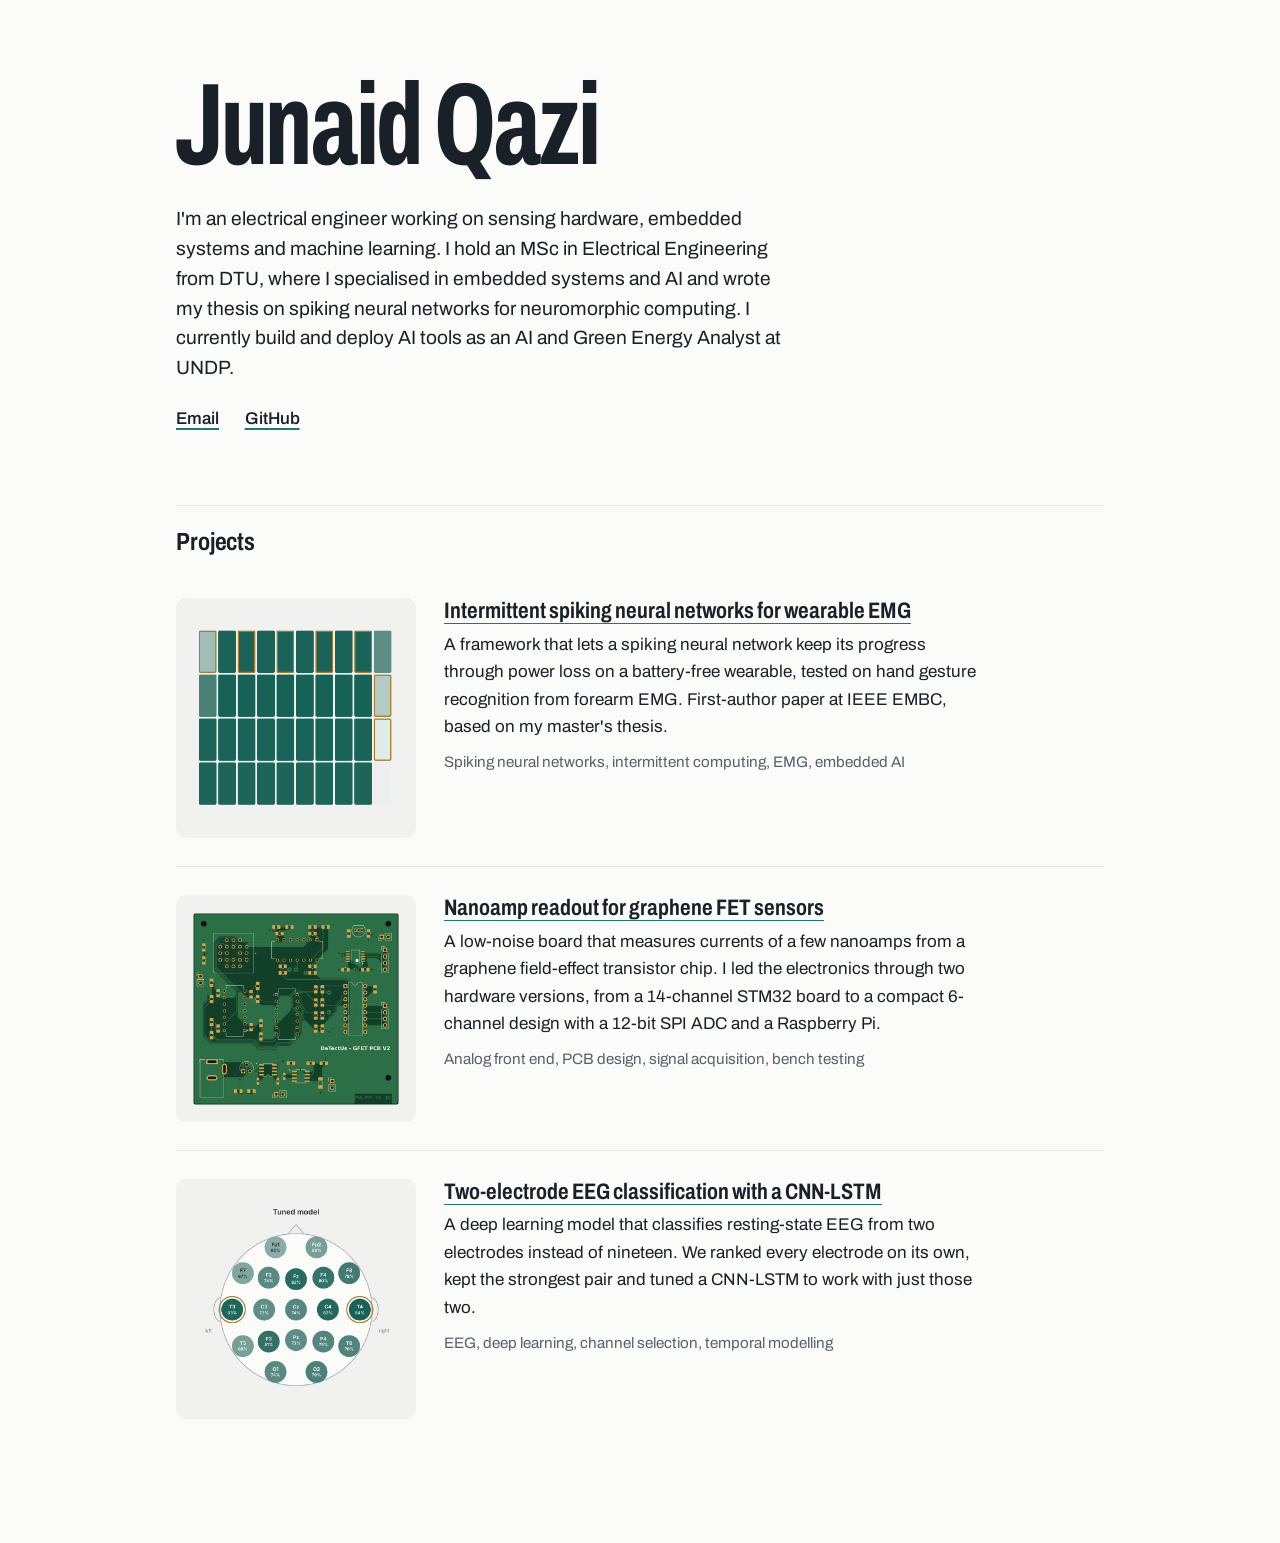
<file: index.html>
<!doctype html>
<html lang="en">
<head>
  <meta charset="utf-8">
  <meta name="viewport" content="width=device-width, initial-scale=1">
  <title>Junaid Qazi</title>
  <meta name="description" content="Electrical engineer working on sensing hardware, embedded systems and machine learning.">
  <link rel="preconnect" href="https://fonts.googleapis.com">
  <link rel="preconnect" href="https://fonts.gstatic.com" crossorigin>
  <link href="https://fonts.googleapis.com/css2?family=Archivo:wdth,wght@62..125,400..700&display=swap" rel="stylesheet">
  <link rel="stylesheet" href="assets/style.css">
</head>
<body>
  <main class="page">
    <header class="intro">
      <h1 class="name">Junaid Qazi</h1>
      <p class="bio">I'm an electrical engineer working on sensing hardware, embedded systems and machine learning. I hold an MSc in Electrical Engineering from DTU, where I specialised in embedded systems and AI and wrote my thesis on spiking neural networks for neuromorphic computing. I currently build and deploy AI tools as an AI and Green Energy Analyst at UNDP.</p>
      <nav class="links" aria-label="Contact and profiles">
        <a href="mailto:junaidqazi568@gmail.com">Email</a>
        <a href="https://github.com/JQTemp">GitHub</a>
      </nav>
    </header>

    <section class="work" aria-labelledby="projects">
      <h2 id="projects">Projects</h2>

      <article class="entry">
        <a class="thumb" href="projects/intermittent-snn/" aria-hidden="true" tabindex="-1">
          <img src="assets/img/intermittent-snn/checkpoint_grid_thumb.png" alt="" width="720" height="720" loading="lazy">
        </a>
        <div>
          <h3><a href="projects/intermittent-snn/">Intermittent spiking neural networks for wearable EMG</a></h3>
          <p>A framework that lets a spiking neural network keep its progress through power loss on a battery-free wearable, tested on hand gesture recognition from forearm EMG. First-author paper at IEEE EMBC, based on my master's thesis.</p>
          <p class="tags">Spiking neural networks, intermittent computing, EMG, embedded AI</p>
        </div>
      </article>

      <article class="entry">
        <a class="thumb" href="projects/gfet-readout/" aria-hidden="true" tabindex="-1">
          <img src="assets/img/gfet-readout/v2_top_thumb.png" alt="" width="720" height="675" loading="lazy">
        </a>
        <div>
          <h3><a href="projects/gfet-readout/">Nanoamp readout for graphene FET sensors</a></h3>
          <p>A low-noise board that measures currents of a few nanoamps from a graphene field-effect transistor chip. I led the electronics through two hardware versions, from a 14-channel STM32 board to a compact 6-channel design with a 12-bit SPI ADC and a Raspberry Pi.</p>
          <p class="tags">Analog front end, PCB design, signal acquisition, bench testing</p>
        </div>
      </article>
      <article class="entry">
        <a class="thumb" href="projects/two-electrode-eeg/" aria-hidden="true" tabindex="-1">
          <img src="assets/img/two-electrode-eeg/scalp_maps_thumb.png" alt="" width="720" height="720" loading="lazy">
        </a>
        <div>
          <h3><a href="projects/two-electrode-eeg/">Two-electrode EEG classification with a CNN-LSTM</a></h3>
          <p>A deep learning model that classifies resting-state EEG from two electrodes instead of nineteen. We ranked every electrode on its own, kept the strongest pair and tuned a CNN-LSTM to work with just those two.</p>
          <p class="tags">EEG, deep learning, channel selection, temporal modelling</p>
        </div>
      </article>
    </section>
  </main>
</body>
</html>
</file>
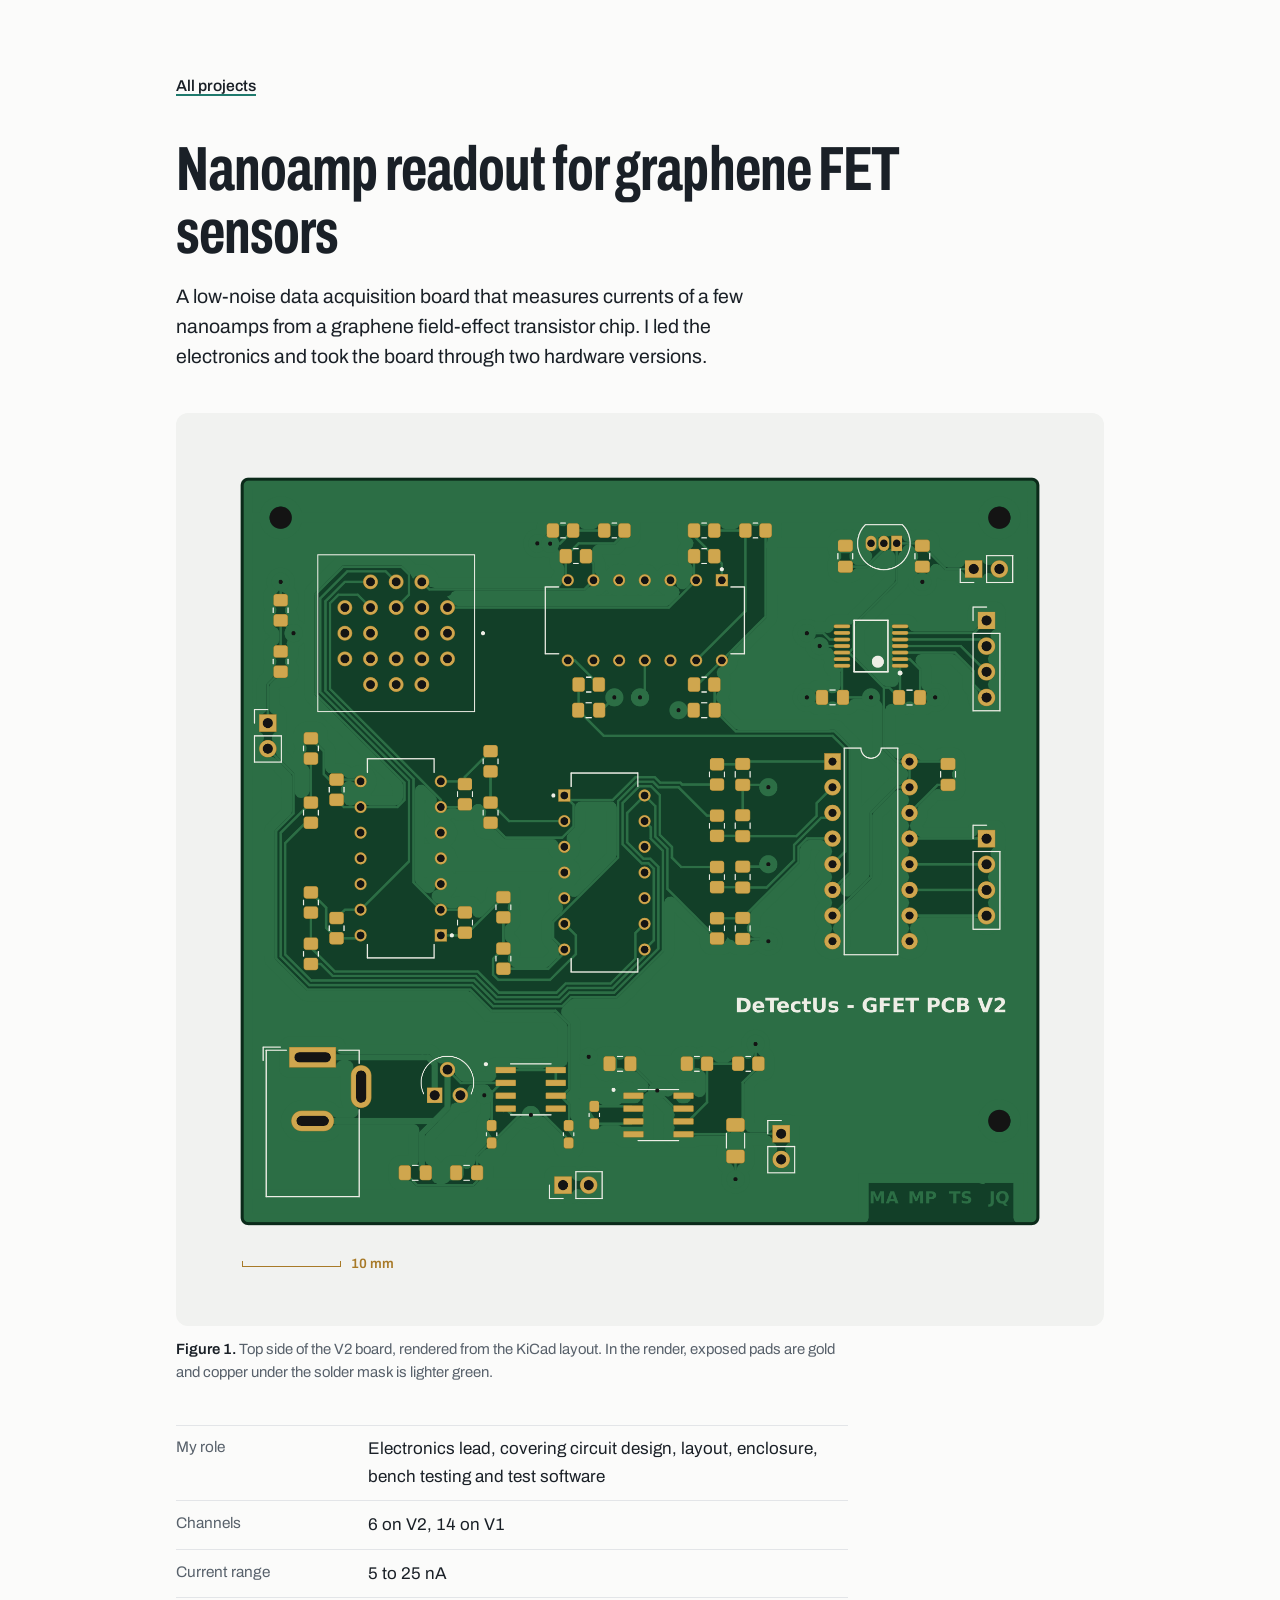
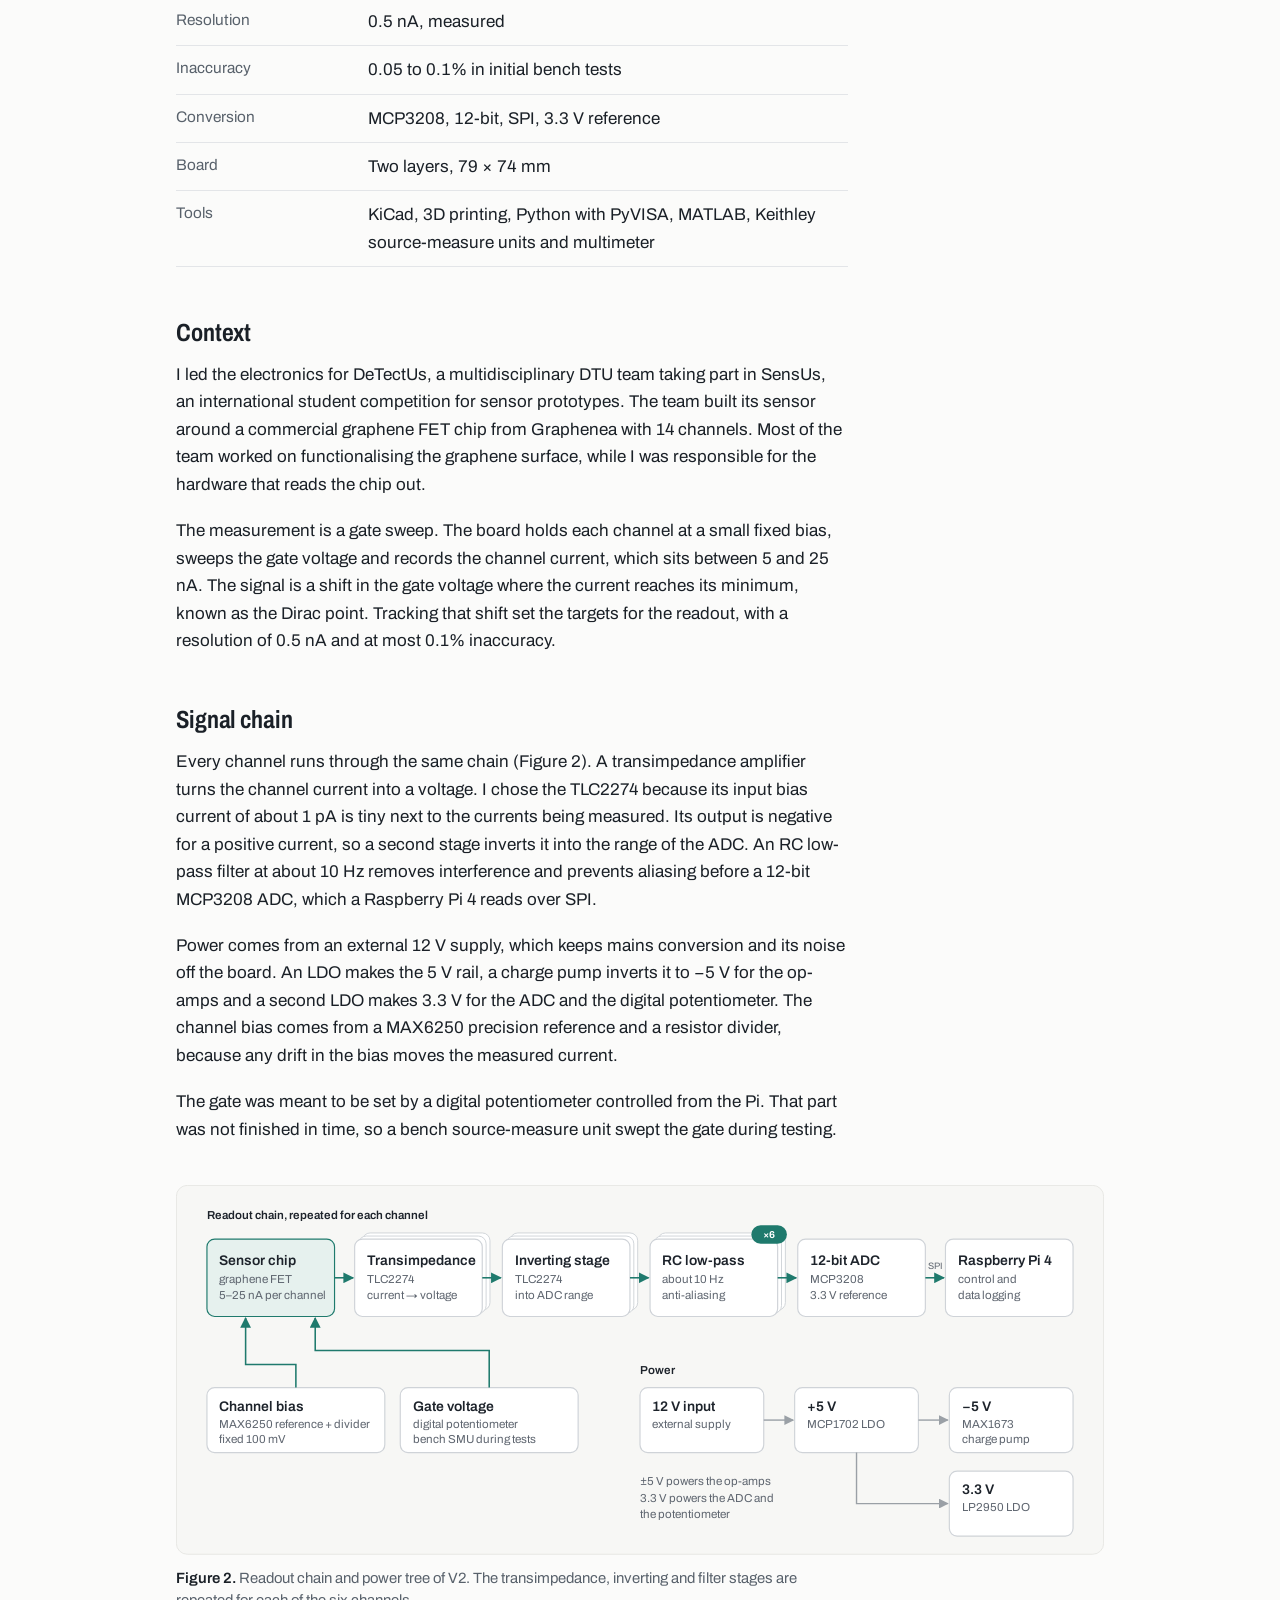
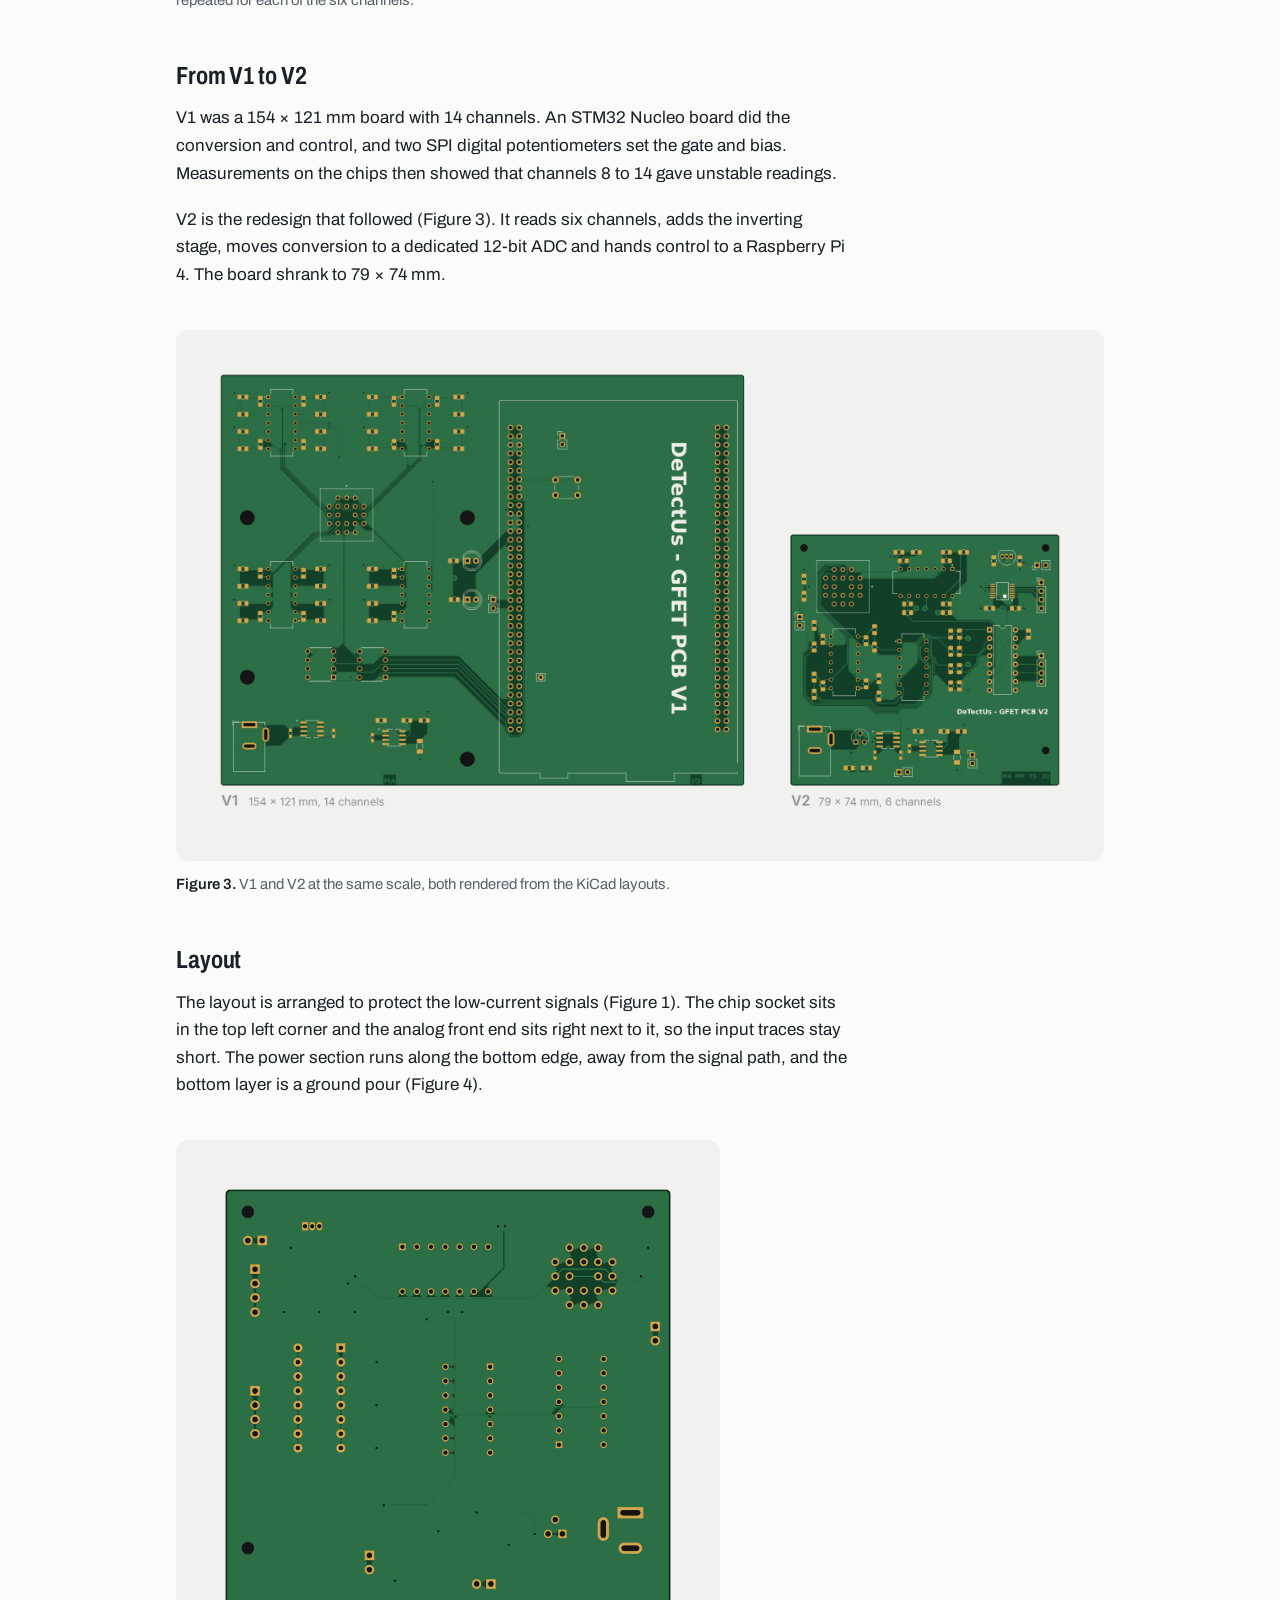
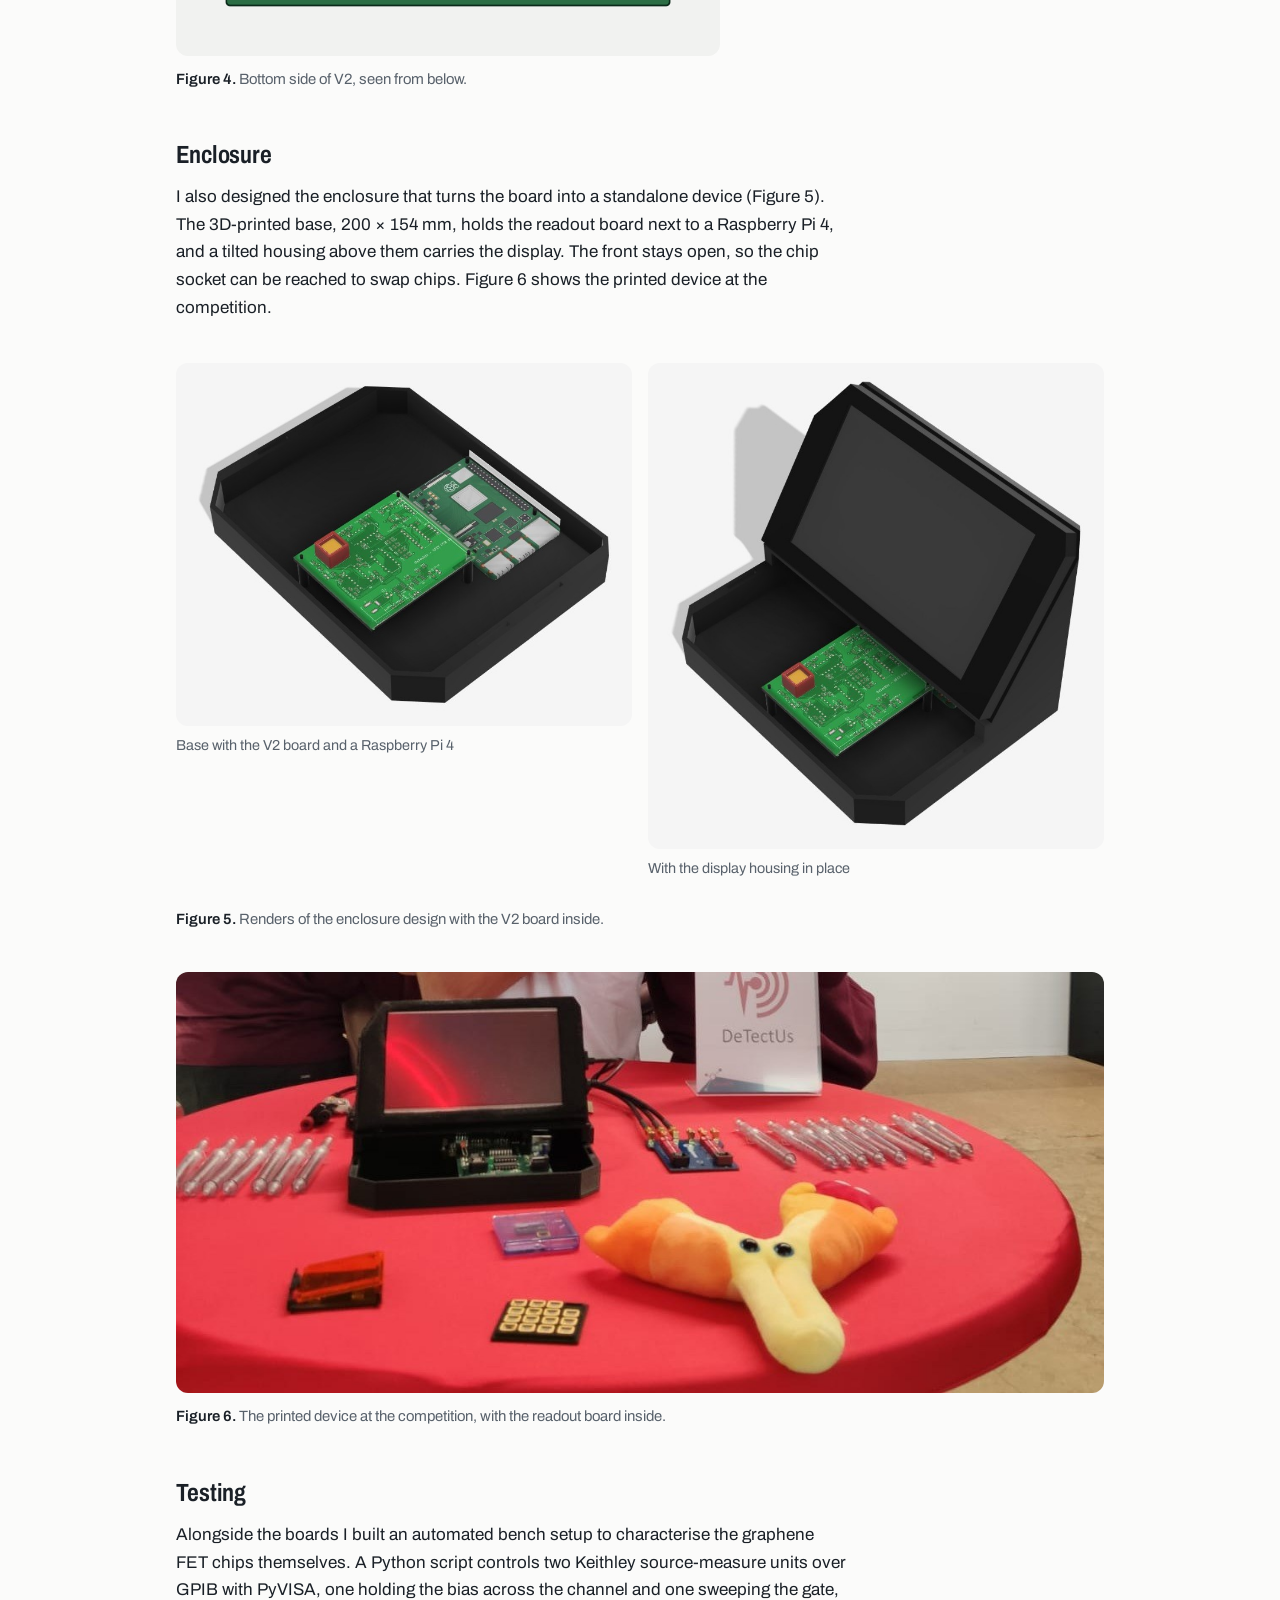
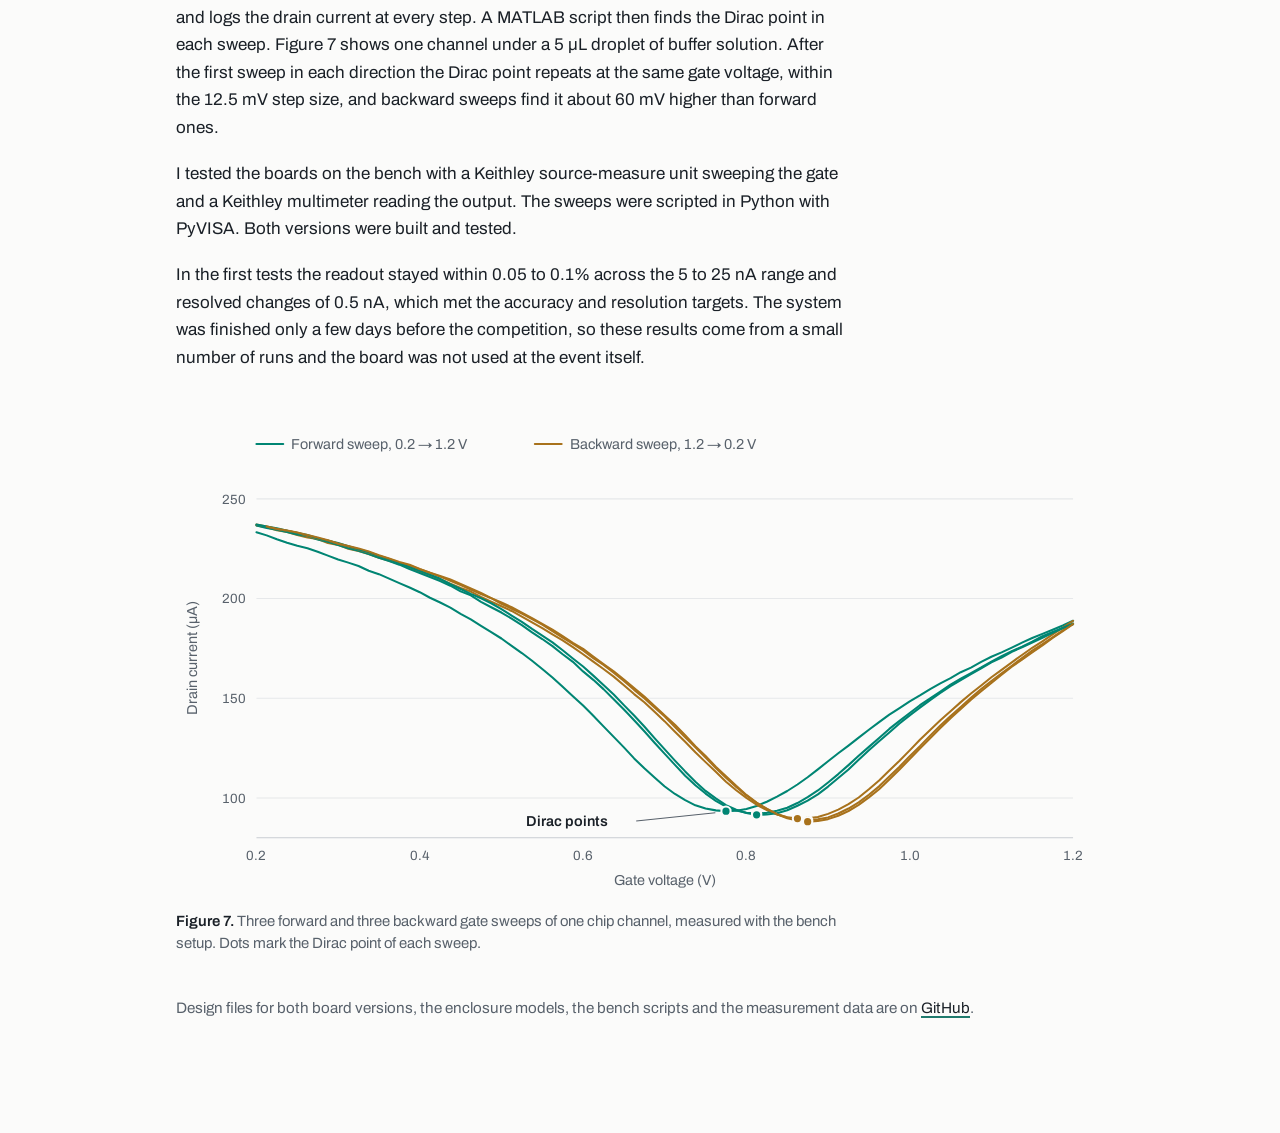
<file: projects/gfet-readout/index.html>
<!doctype html>
<html lang="en">
<head>
  <meta charset="utf-8">
  <meta name="viewport" content="width=device-width, initial-scale=1">
  <title>Nanoamp readout for graphene FET sensors – Junaid Qazi</title>
  <meta name="description" content="A low-noise multichannel data acquisition board for nanoamp currents from a graphene field-effect transistor chip, built in two hardware versions.">
  <link rel="preconnect" href="https://fonts.googleapis.com">
  <link rel="preconnect" href="https://fonts.gstatic.com" crossorigin>
  <link href="https://fonts.googleapis.com/css2?family=Archivo:wdth,wght@62..125,400..700&display=swap" rel="stylesheet">
  <link rel="stylesheet" href="../../assets/style.css">
</head>
<body>
  <main class="page">
    <a class="back" href="../../">All projects</a>

    <header>
      <h1 class="project-title">Nanoamp readout for graphene FET sensors</h1>
      <p class="lead">A low-noise data acquisition board that measures currents of a few nanoamps from a graphene field-effect transistor chip. I led the electronics and took the board through two hardware versions.</p>
    </header>

    <figure class="hero">
      <div class="plate">
        <div class="scaled">
          <img src="../../assets/img/gfet-readout/v2_top.png" width="1600" height="1501"
               alt="Top side of the V2 readout board. The chip socket sits top left, three quad op-amps and the 16-pin ADC fill the middle and right, and the power section runs along the bottom edge.">
          <div class="scalebar" aria-hidden="true"><span></span>10 mm</div>
        </div>
      </div>
      <figcaption><b>Figure 1.</b> Top side of the V2 board, rendered from the KiCad layout. In the render, exposed pads are gold and copper under the solder mask is lighter green.</figcaption>
    </figure>

    <dl class="specs">
      <dt>My role</dt><dd>Electronics lead, covering circuit design, layout, enclosure, bench testing and test software</dd>
      <dt>Channels</dt><dd>6 on V2, 14 on V1</dd>
      <dt>Current range</dt><dd>5 to 25 nA</dd>
      <dt>Resolution</dt><dd>0.5 nA, measured</dd>
      <dt>Inaccuracy</dt><dd>0.05 to 0.1% in initial bench tests</dd>
      <dt>Conversion</dt><dd>MCP3208, 12-bit, SPI, 3.3 V reference</dd>
      <dt>Board</dt><dd>Two layers, 79 × 74 mm</dd>
      <dt>Tools</dt><dd>KiCad, 3D printing, Python with PyVISA, MATLAB, Keithley source-measure units and multimeter</dd>
    </dl>

    <section class="prose" aria-labelledby="context">
      <h2 id="context">Context</h2>
      <p>I led the electronics for DeTectUs, a multidisciplinary DTU team taking part in SensUs, an international student competition for sensor prototypes. The team built its sensor around a commercial graphene FET chip from Graphenea with 14 channels. Most of the team worked on functionalising the graphene surface, while I was responsible for the hardware that reads the chip out.</p>
      <p>The measurement is a gate sweep. The board holds each channel at a small fixed bias, sweeps the gate voltage and records the channel current, which sits between 5 and 25 nA. The signal is a shift in the gate voltage where the current reaches its minimum, known as the Dirac point. Tracking that shift set the targets for the readout, with a resolution of 0.5 nA and at most 0.1% inaccuracy.</p>
    </section>

    <section aria-labelledby="chain">
      <div class="prose">
        <h2 id="chain">Signal chain</h2>
        <p>Every channel runs through the same chain (Figure 2). A transimpedance amplifier turns the channel current into a voltage. I chose the TLC2274 because its input bias current of about 1 pA is tiny next to the currents being measured. Its output is negative for a positive current, so a second stage inverts it into the range of the ADC. An RC low-pass filter at about 10 Hz removes interference and prevents aliasing before a 12-bit MCP3208 ADC, which a Raspberry Pi 4 reads over SPI.</p>
        <p>Power comes from an external 12 V supply, which keeps mains conversion and its noise off the board. An LDO makes the 5 V rail, a charge pump inverts it to −5 V for the op-amps and a second LDO makes 3.3 V for the ADC and the digital potentiometer. The channel bias comes from a MAX6250 precision reference and a resistor divider, because any drift in the bias moves the measured current.</p>
        <p>The gate was meant to be set by a digital potentiometer controlled from the Pi. That part was not finished in time, so a bench source-measure unit swept the gate during testing.</p>
      </div>
      <figure>
        <div class="sc-wrap">
<svg xmlns="http://www.w3.org/2000/svg" viewBox="0 0 1200 478" role="img" aria-labelledby="sc-title sc-desc" class="sc">
  <title id="sc-title">Readout signal chain and power tree of the V2 board</title>
  <desc id="sc-desc">Each of six channel currents from the graphene FET chip goes through a transimpedance amplifier, an inverting stage and a 10 Hz RC low-pass filter into a 12-bit MCP3208 ADC read by a Raspberry Pi 4 over SPI. A MAX6250 reference and divider set a 100 mV channel bias, a digital potentiometer sets the gate. A 12 V input feeds a +5 V LDO, a -5 V charge pump and a 3.3 V LDO.</desc>
  <style>
    .sc { --bg:#f7f7f5; --line:#e3e3df; --box:#ffffff; --stroke:#cfd3d8; --ink:#1d232b; --sub:#5f6670;
          --acc:#1f7a6d; --accfill:#e6f1ee; --muted:#9aa0a6; font-family: var(--sc-font, Inter, "Helvetica Neue", Arial, sans-serif); }
    @media (prefers-color-scheme: dark) {
      .sc { --bg:#1a1e23; --line:#2c3238; --box:#22272d; --stroke:#3b424a; --ink:#e8eaed; --sub:#a3aab3;
            --acc:#5cc2b0; --accfill:#1d3430; --muted:#6b737c; }
    }
    .sc .bg { fill: var(--bg); stroke: var(--line); }
    .sc .box { fill: var(--box); stroke: var(--stroke); stroke-width: 1.5; }
    .sc .chip { fill: var(--accfill); stroke: var(--acc); stroke-width: 1.5; }
    .sc .stack { fill: var(--box); stroke: var(--stroke); stroke-width: 1.2; }
    .sc .t { fill: var(--ink); font-size: 18px; font-weight: 600; }
    .sc .s { fill: var(--sub); font-size: 15px; }
    .sc .lab { fill: var(--ink); font-size: 15px; font-weight: 600; }
    .sc .pill { fill: var(--acc); }
    .sc .pilltxt { fill: var(--box); font-size: 13px; font-weight: 700; }
    .sc .sig { stroke: var(--acc); stroke-width: 2; fill: none; }
    .sc .pwr { stroke: var(--muted); stroke-width: 1.8; fill: none; }
    .sc .ahs { fill: var(--acc); }
    .sc .ahp { fill: var(--muted); }
  </style>
  <defs>
    <marker id="sc-a" viewBox="0 0 10 10" refX="9" refY="5" markerWidth="7" markerHeight="7" orient="auto-start-reverse"><path d="M0,0 L10,5 L0,10 z" class="ahs"/></marker>
    <marker id="sc-p" viewBox="0 0 10 10" refX="9" refY="5" markerWidth="7" markerHeight="7" orient="auto-start-reverse"><path d="M0,0 L10,5 L0,10 z" class="ahp"/></marker>
  </defs>

  <rect class="bg" x="0.5" y="0.5" width="1199" height="477" rx="14"/>

  <text class="lab" x="40" y="44">Readout chain, repeated for each channel</text>

  <!-- per-channel stages, stacked to show they repeat for each channel -->
  <g>
    <rect class="stack" x="241" y="62" width="165" height="100" rx="10"/>
    <rect class="stack" x="236" y="66" width="165" height="100" rx="10"/>
    <rect class="stack" x="432" y="62" width="165" height="100" rx="10"/>
    <rect class="stack" x="427" y="66" width="165" height="100" rx="10"/>
    <rect class="stack" x="623" y="62" width="165" height="100" rx="10"/>
    <rect class="stack" x="618" y="66" width="165" height="100" rx="10"/>
  </g>

  <rect class="chip" x="40" y="70" width="165" height="100" rx="10"/>
  <text class="t" x="56" y="103">Sensor chip</text>
  <text class="s" x="56" y="127">graphene FET</text>
  <text class="s" x="56" y="148">5–25 nA per channel</text>

  <rect class="box" x="231" y="70" width="165" height="100" rx="10"/>
  <text class="t" x="247" y="103">Transimpedance</text>
  <text class="s" x="247" y="127">TLC2274</text>
  <text class="s" x="247" y="148">current → voltage</text>

  <rect class="box" x="422" y="70" width="165" height="100" rx="10"/>
  <text class="t" x="438" y="103">Inverting stage</text>
  <text class="s" x="438" y="127">TLC2274</text>
  <text class="s" x="438" y="148">into ADC range</text>

  <rect class="box" x="613" y="70" width="165" height="100" rx="10"/>
  <text class="t" x="629" y="103">RC low-pass</text>
  <text class="s" x="629" y="127">about 10 Hz</text>
  <text class="s" x="629" y="148">anti-aliasing</text>
  <rect class="pill" x="744" y="52" width="46" height="24" rx="12"/>
  <text class="pilltxt" x="767" y="69" text-anchor="middle">×6</text>

  <rect class="box" x="804" y="70" width="165" height="100" rx="10"/>
  <text class="t" x="820" y="103">12-bit ADC</text>
  <text class="s" x="820" y="127">MCP3208</text>
  <text class="s" x="820" y="148">3.3 V reference</text>

  <rect class="box" x="995" y="70" width="165" height="100" rx="10"/>
  <text class="t" x="1011" y="103">Raspberry Pi 4</text>
  <text class="s" x="1011" y="127">control and</text>
  <text class="s" x="1011" y="148">data logging</text>

  <path class="sig" d="M205,120 H229" marker-end="url(#sc-a)"/>
  <path class="sig" d="M396,120 H420" marker-end="url(#sc-a)"/>
  <path class="sig" d="M587,120 H611" marker-end="url(#sc-a)"/>
  <path class="sig" d="M778,120 H802" marker-end="url(#sc-a)"/>
  <path class="sig" d="M969,120 H993" marker-end="url(#sc-a)"/>
  <text class="s" x="981" y="108" text-anchor="middle" style="font-size:12px">SPI</text>

  <!-- bias and gate feed the chip -->
  <rect class="box" x="40" y="262" width="230" height="84" rx="10"/>
  <text class="t" x="56" y="292">Channel bias</text>
  <text class="s" x="56" y="314">MAX6250 reference + divider</text>
  <text class="s" x="56" y="334">fixed 100 mV</text>

  <rect class="box" x="290" y="262" width="230" height="84" rx="10"/>
  <text class="t" x="306" y="292">Gate voltage</text>
  <text class="s" x="306" y="314">digital potentiometer</text>
  <text class="s" x="306" y="334">bench SMU during tests</text>

  <path class="sig" d="M155,262 V232 H90 V172" marker-end="url(#sc-a)"/>
  <path class="sig" d="M405,262 V214 H180 V172" marker-end="url(#sc-a)"/>

  <!-- power tree -->
  <text class="lab" x="600" y="244">Power</text>
  <rect class="box" x="600" y="262" width="160" height="84" rx="10"/>
  <text class="t" x="616" y="292">12 V input</text>
  <text class="s" x="616" y="314">external supply</text>

  <rect class="box" x="800" y="262" width="160" height="84" rx="10"/>
  <text class="t" x="816" y="292">+5 V</text>
  <text class="s" x="816" y="314">MCP1702 LDO</text>

  <rect class="box" x="1000" y="262" width="160" height="84" rx="10"/>
  <text class="t" x="1016" y="292">−5 V</text>
  <text class="s" x="1016" y="314">MAX1673</text>
  <text class="s" x="1016" y="334">charge pump</text>

  <rect class="box" x="1000" y="370" width="160" height="84" rx="10"/>
  <text class="t" x="1016" y="400">3.3 V</text>
  <text class="s" x="1016" y="422">LP2950 LDO</text>

  <path class="pwr" d="M760,304 H798" marker-end="url(#sc-p)"/>
  <path class="pwr" d="M960,304 H998" marker-end="url(#sc-p)"/>
  <path class="pwr" d="M880,346 V412 H998" marker-end="url(#sc-p)"/>

  <text class="s" x="600" y="388">±5 V powers the op-amps</text>
  <text class="s" x="600" y="410">3.3 V powers the ADC and</text>
  <text class="s" x="600" y="430">the potentiometer</text>
</svg>
        </div>
        <figcaption><b>Figure 2.</b> Readout chain and power tree of V2. The transimpedance, inverting and filter stages are repeated for each of the six channels.</figcaption>
      </figure>
    </section>

    <section aria-labelledby="versions">
      <div class="prose">
        <h2 id="versions">From V1 to V2</h2>
        <p>V1 was a 154 × 121 mm board with 14 channels. An STM32 Nucleo board did the conversion and control, and two SPI digital potentiometers set the gate and bias. Measurements on the chips then showed that channels 8 to 14 gave unstable readings.</p>
        <p>V2 is the redesign that followed (Figure 3). It reads six channels, adds the inverting stage, moves conversion to a dedicated 12-bit ADC and hands control to a Raspberry Pi 4. The board shrank to 79 × 74 mm.</p>
      </div>
      <figure>
        <div class="plate">
          <img src="../../assets/img/gfet-readout/v1_v2_compare.png" width="2000" height="1060" loading="lazy"
               alt="V1 and V2 drawn at the same scale. V1 is about twice as wide and carries a long double row of headers for the STM32 Nucleo board. V2 is compact and densely laid out.">
        </div>
        <figcaption><b>Figure 3.</b> V1 and V2 at the same scale, both rendered from the KiCad layouts.</figcaption>
      </figure>
    </section>

    <section aria-labelledby="layout">
      <div class="prose">
        <h2 id="layout">Layout</h2>
        <p>The layout is arranged to protect the low-current signals (Figure 1). The chip socket sits in the top left corner and the analog front end sits right next to it, so the input traces stay short. The power section runs along the bottom edge, away from the signal path, and the bottom layer is a ground pour (Figure 4).</p>
      </div>
      <figure class="half">
        <div class="plate">
          <img src="../../assets/img/gfet-readout/v2_bottom.png" width="1600" height="1501" loading="lazy"
               alt="Bottom side of the V2 board, mirrored as seen from below. Apart from through-hole pins and a few traces the layer is one continuous ground pour.">
        </div>
        <figcaption><b>Figure 4.</b> Bottom side of V2, seen from below.</figcaption>
      </figure>
    </section>

    <section aria-labelledby="enclosure">
      <div class="prose">
        <h2 id="enclosure">Enclosure</h2>
        <p>I also designed the enclosure that turns the board into a standalone device (Figure 5). The 3D-printed base, 200 × 154 mm, holds the readout board next to a Raspberry Pi 4, and a tilted housing above them carries the display. The front stays open, so the chip socket can be reached to swap chips. Figure 6 shows the printed device at the competition.</p>
      </div>
      <figure>
        <div class="pair renders">
          <figure>
            <img src="../../assets/img/gfet-readout/enclosure_open.jpg" width="796" height="635" loading="lazy"
                 alt="Render of the open enclosure base with the green V2 board and a Raspberry Pi 4 side by side.">
            <p class="sub">Base with the V2 board and a Raspberry Pi 4</p>
          </figure>
          <figure>
            <img src="../../assets/img/gfet-readout/enclosure_display.jpg" width="771" height="823" loading="lazy"
                 alt="Render of the enclosure with the tilted display housing in place and the readout board visible at the open front.">
            <p class="sub">With the display housing in place</p>
          </figure>
        </div>
        <figcaption><b>Figure 5.</b> Renders of the enclosure design with the V2 board inside.</figcaption>
      </figure>
      <figure>
        <img src="../../assets/img/gfet-readout/device_at_competition.jpg" width="1100" height="500" loading="lazy" style="border-radius:12px"
             alt="The finished device on the team table at the competition. A black enclosure with a screen holds the green readout board, visible through its open front.">
        <figcaption><b>Figure 6.</b> The printed device at the competition, with the readout board inside.</figcaption>
      </figure>
    </section>

    <section aria-labelledby="testing">
      <div class="prose">
        <h2 id="testing">Testing</h2>
        <p>Alongside the boards I built an automated bench setup to characterise the graphene FET chips themselves. A Python script controls two Keithley source-measure units over GPIB with PyVISA, one holding the bias across the channel and one sweeping the gate, and logs the drain current at every step. A MATLAB script then finds the Dirac point in each sweep. Figure 7 shows one channel under a 5 µL droplet of buffer solution. After the first sweep in each direction the Dirac point repeats at the same gate voltage, within the 12.5 mV step size, and backward sweeps find it about 60 mV higher than forward ones.</p>
        <p>I tested the boards on the bench with a Keithley source-measure unit sweeping the gate and a Keithley multimeter reading the output. The sweeps were scripted in Python with PyVISA. Both versions were built and tested.</p>
        <p>In the first tests the readout stayed within 0.05 to 0.1% across the 5 to 25 nA range and resolved changes of 0.5 nA, which met the accuracy and resolution targets. The system was finished only a few days before the competition, so these results come from a small number of runs and the board was not used at the event itself.</p>
      </div>
      <figure>
        <div class="sc-wrap">
<svg xmlns="http://www.w3.org/2000/svg" viewBox="0 0 900 470" class="tf" role="img" aria-labelledby="tf-t tf-d"><title id="tf-t">Gate sweeps of a graphene FET channel</title><desc id="tf-d">Three forward and three backward gate sweeps of one graphene FET channel. The drain current falls from about 240 µA to a minimum near 100 µA and rises again. Forward sweeps reach their minimum at 0.78, 0.81, 0.81 V, backward sweeps at 0.86, 0.88, 0.88 V.</desc><style>
  .tf { --tf-ink:#1a2027; --tf-sub:#58616b; --tf-grid:#e6e8ea; --tf-axis:#c9cdd2; --tf-surface:#fbfbfa;
        --tf-fwd:#008573; --tf-bwd:#a8721c; font-family: var(--sc-font, Inter, "Helvetica Neue", Arial, sans-serif); }
  @media (prefers-color-scheme: dark) {
    .tf { --tf-ink:#e7e9eb; --tf-sub:#a2aab3; --tf-grid:#262c32; --tf-axis:#3a4148; --tf-surface:#14181c;
          --tf-fwd:#1fa592; --tf-bwd:#b5822a; }
  }
  .tf .tf-grid { stroke:var(--tf-grid); stroke-width:1; }
  .tf .tf-axis { stroke:var(--tf-axis); stroke-width:1; }
  .tf .tf-tick { fill:var(--tf-sub); font-size:13px; font-variant-numeric: tabular-nums; }
  .tf .tf-ax, .tf .tf-leg { fill:var(--tf-sub); font-size:14px; }
  .tf .tf-note { fill:var(--tf-ink); font-size:14px; font-weight:600; }
  .tf .tf-lead { stroke:var(--tf-sub); stroke-width:1; fill:none; }
  .tf .tf-line { fill:none; stroke-width:2; stroke-linejoin:round; stroke-linecap:round; }
  .tf .tf-fwd { stroke:var(--tf-fwd); }
  .tf .tf-bwd { stroke:var(--tf-bwd); }
  .tf .tf-dot { stroke:var(--tf-surface); stroke-width:2; }
  .tf .tf-fwd-dot { fill:var(--tf-fwd); }
  .tf .tf-bwd-dot { fill:var(--tf-bwd); }
</style><line class="tf-grid" x1="78" x2="870" y1="373.3" y2="373.3"/><text class="tf-tick" x="68" y="377.8" text-anchor="end">100</text><line class="tf-grid" x1="78" x2="870" y1="276.7" y2="276.7"/><text class="tf-tick" x="68" y="281.2" text-anchor="end">150</text><line class="tf-grid" x1="78" x2="870" y1="180.0" y2="180.0"/><text class="tf-tick" x="68" y="184.5" text-anchor="end">200</text><line class="tf-grid" x1="78" x2="870" y1="83.3" y2="83.3"/><text class="tf-tick" x="68" y="87.8" text-anchor="end">250</text><text class="tf-tick" x="78.0" y="434" text-anchor="middle">0.2</text><text class="tf-tick" x="236.4" y="434" text-anchor="middle">0.4</text><text class="tf-tick" x="394.8" y="434" text-anchor="middle">0.6</text><text class="tf-tick" x="553.2" y="434" text-anchor="middle">0.8</text><text class="tf-tick" x="711.6" y="434" text-anchor="middle">1.0</text><text class="tf-tick" x="870.0" y="434" text-anchor="middle">1.2</text><line class="tf-axis" x1="78" x2="870" y1="412" y2="412"/><polyline class="tf-line tf-fwd" points="78.0,115.6 87.9,118.7 97.8,122.5 107.7,125.9 117.6,128.8 127.5,131.1 137.4,134.5 147.3,138.3 157.2,142.0 167.1,145.1 177.0,148.4 186.9,153.0 196.8,156.3 206.7,160.6 216.6,165.0 226.5,169.2 236.4,173.8 246.3,179.2 256.2,183.8 266.1,188.8 276.0,194.8 285.9,200.2 295.8,206.5 305.7,212.6 315.6,218.7 325.5,225.9 335.4,232.8 345.3,240.3 355.2,248.3 365.1,256.5 375.0,265.5 384.9,274.6 394.8,283.6 404.7,293.6 414.6,303.9 424.5,314.1 434.4,324.3 444.3,335.0 454.2,344.6 464.1,353.5 474.0,362.2 483.9,369.5 493.8,375.5 503.7,380.5 513.6,383.5 523.5,385.4 533.4,386.2 543.3,385.8 553.2,384.1 563.1,381.1 573.0,377.0 582.9,372.1 592.8,366.6 602.7,360.3 612.6,353.3 622.5,345.6 632.4,337.8 642.3,330.0 652.2,322.6 662.1,314.9 672.0,307.2 681.9,299.8 691.8,292.6 701.7,286.3 711.6,279.7 721.5,273.9 731.4,267.8 741.3,262.2 751.2,257.1 761.1,251.4 771.0,246.9 780.9,241.4 790.8,236.4 800.7,232.2 810.6,227.5 820.5,222.7 830.4,218.2 840.3,214.2 850.2,210.2 860.1,206.1 870.0,201.5"/><polyline class="tf-line tf-bwd" points="870.0,201.5 860.1,208.1 850.2,214.8 840.3,221.4 830.4,227.7 820.5,234.7 810.6,241.8 800.7,249.2 790.8,256.3 780.9,264.3 771.0,272.0 761.1,280.4 751.2,289.2 741.3,298.0 731.4,307.4 721.5,316.9 711.6,327.2 701.7,337.2 691.8,346.7 681.9,356.5 672.0,364.9 662.1,372.9 652.2,379.3 642.3,384.7 632.4,388.8 622.5,391.8 612.6,393.0 602.7,393.3 592.8,392.1 582.9,389.4 573.0,385.0 563.1,379.9 553.2,373.3 543.3,365.9 533.4,357.6 523.5,348.0 513.6,338.6 503.7,329.0 493.8,318.9 483.9,309.2 474.0,299.1 464.1,289.7 454.2,280.6 444.3,272.6 434.4,264.0 424.5,255.7 414.6,248.3 404.7,241.2 394.8,234.0 384.9,227.1 375.0,220.5 365.1,214.8 355.2,208.6 345.3,203.0 335.4,197.4 325.5,192.0 315.6,187.4 305.7,182.9 295.8,178.4 285.9,173.2 276.0,169.7 266.1,165.6 256.2,161.2 246.3,157.2 236.4,153.7 226.5,150.1 216.6,146.4 206.7,143.2 196.8,140.5 186.9,136.7 177.0,133.9 167.1,131.6 157.2,127.9 147.3,126.0 137.4,122.2 127.5,120.7 117.6,118.3 107.7,115.4 97.8,113.7 87.9,110.8 78.0,109.1"/><polyline class="tf-line tf-fwd" points="78.0,109.1 87.9,111.6 97.8,113.3 107.7,115.5 117.6,117.9 127.5,119.6 137.4,122.7 147.3,124.9 157.2,128.1 167.1,131.1 177.0,133.5 186.9,136.8 196.8,140.4 206.7,143.6 216.6,147.1 226.5,151.4 236.4,155.1 246.3,159.1 256.2,163.0 266.1,167.5 276.0,173.0 285.9,176.8 295.8,183.1 305.7,188.4 315.6,193.5 325.5,199.4 335.4,205.7 345.3,212.7 355.2,219.2 365.1,226.1 375.0,234.0 384.9,241.3 394.8,250.6 404.7,258.8 414.6,267.8 424.5,277.6 434.4,287.5 444.3,298.0 454.2,308.7 464.1,319.8 474.0,330.6 483.9,341.3 493.8,351.8 503.7,361.0 513.6,369.1 523.5,376.1 533.4,381.7 543.3,385.6 553.2,387.8 563.1,388.5 573.0,387.8 582.9,385.8 592.8,382.9 602.7,378.3 612.6,372.5 622.5,366.1 632.4,358.3 642.3,350.2 652.2,341.5 662.1,332.5 672.0,323.8 681.9,315.2 691.8,306.4 701.7,298.6 711.6,291.0 721.5,283.4 731.4,276.8 741.3,270.2 751.2,263.4 761.1,257.7 771.0,252.2 780.9,246.8 790.8,241.1 800.7,235.8 810.6,231.0 820.5,226.6 830.4,221.8 840.3,216.5 850.2,212.4 860.1,208.6 870.0,204.2"/><polyline class="tf-line tf-bwd" points="870.0,204.2 860.1,210.8 850.2,217.6 840.3,224.2 830.4,230.4 820.5,237.7 810.6,245.2 800.7,252.5 790.8,259.9 780.9,267.7 771.0,276.2 761.1,285.1 751.2,294.0 741.3,303.1 731.4,312.9 721.5,323.1 711.6,332.8 701.7,343.1 691.8,352.6 681.9,362.1 672.0,370.2 662.1,377.6 652.2,383.6 642.3,388.4 632.4,392.2 622.5,394.0 612.6,394.9 602.7,394.5 592.8,392.3 582.9,388.9 573.0,384.2 563.1,378.0 553.2,371.0 543.3,362.7 533.4,353.7 523.5,344.4 513.6,334.2 503.7,324.1 493.8,314.5 483.9,304.6 474.0,294.4 464.1,285.6 454.2,276.6 444.3,268.5 434.4,259.8 424.5,251.8 414.6,244.4 404.7,237.7 394.8,230.3 384.9,223.9 375.0,217.9 365.1,211.5 355.2,205.3 345.3,199.8 335.4,194.5 325.5,189.8 315.6,185.0 305.7,179.6 295.8,175.7 285.9,171.2 276.0,166.8 266.1,162.8 256.2,158.7 246.3,155.0 236.4,151.6 226.5,147.9 216.6,145.3 206.7,141.6 196.8,138.4 186.9,135.3 177.0,132.4 167.1,129.4 157.2,126.9 147.3,123.7 137.4,121.9 127.5,119.2 117.6,116.1 107.7,114.3 97.8,112.4 87.9,110.1 78.0,108.2"/><polyline class="tf-line tf-fwd" points="78.0,108.2 87.9,110.2 97.8,111.7 107.7,114.1 117.6,116.3 127.5,118.3 137.4,121.4 147.3,123.8 157.2,126.1 167.1,129.2 177.0,132.1 186.9,134.9 196.8,138.6 206.7,141.8 216.6,145.7 226.5,149.5 236.4,153.1 246.3,156.8 256.2,160.8 266.1,166.1 276.0,170.7 285.9,175.4 295.8,179.7 305.7,184.5 315.6,190.2 325.5,196.5 335.4,202.5 345.3,209.4 355.2,215.9 365.1,222.5 375.0,230.1 384.9,238.1 394.8,245.9 404.7,254.7 414.6,263.8 424.5,273.0 434.4,283.3 444.3,293.4 454.2,304.0 464.1,315.3 474.0,326.2 483.9,337.1 493.8,347.6 503.7,357.6 513.6,366.5 523.5,373.8 533.4,380.3 543.3,384.7 553.2,388.0 563.1,389.7 573.0,389.4 582.9,388.2 592.8,385.3 602.7,380.9 612.6,376.0 622.5,369.9 632.4,362.3 642.3,354.0 652.2,345.7 662.1,336.4 672.0,327.1 681.9,318.4 691.8,309.8 701.7,301.2 711.6,293.3 721.5,285.7 731.4,278.4 741.3,271.5 751.2,264.9 761.1,259.0 771.0,253.2 780.9,247.6 790.8,241.9 800.7,237.3 810.6,231.6 820.5,227.3 830.4,222.6 840.3,218.0 850.2,213.3 860.1,208.5 870.0,204.8"/><polyline class="tf-line tf-bwd" points="870.0,204.8 860.1,211.6 850.2,218.2 840.3,225.5 830.4,232.3 820.5,239.2 810.6,246.1 800.7,253.9 790.8,261.9 780.9,269.9 771.0,278.0 761.1,287.0 751.2,296.0 741.3,305.5 731.4,315.5 721.5,325.5 711.6,335.5 701.7,345.7 691.8,355.5 681.9,364.9 672.0,372.8 662.1,380.0 652.2,386.0 642.3,390.6 632.4,393.9 622.5,395.6 612.6,396.4 602.7,395.2 592.8,393.0 582.9,389.1 573.0,383.8 563.1,377.9 553.2,370.4 543.3,361.6 533.4,352.4 523.5,343.0 513.6,332.6 503.7,323.2 493.8,312.4 483.9,302.4 474.0,293.3 464.1,284.1 454.2,274.9 444.3,266.8 434.4,258.4 424.5,250.5 414.6,243.5 404.7,236.2 394.8,228.7 384.9,222.9 375.0,216.5 365.1,210.1 355.2,204.6 345.3,199.0 335.4,193.7 325.5,188.4 315.6,183.8 305.7,179.5 295.8,174.6 285.9,170.2 276.0,165.7 266.1,161.5 256.2,158.0 246.3,155.0 236.4,151.3 226.5,147.2 216.6,144.4 206.7,141.2 196.8,138.0 186.9,134.2 177.0,131.3 167.1,128.9 157.2,126.5 147.3,123.5 137.4,120.8 127.5,118.3 117.6,116.0 107.7,114.0 97.8,112.2 87.9,110.0"/><circle class="tf-dot tf-fwd-dot" cx="533.4" cy="386.2" r="4.5"><title>Forward sweep 1: Dirac point at 0.775 V, 93.4 µA</title></circle><circle class="tf-dot tf-bwd-dot" cx="602.7" cy="393.3" r="4.5"><title>Backward sweep 1: Dirac point at 0.863 V, 89.7 µA</title></circle><circle class="tf-dot tf-fwd-dot" cx="563.1" cy="388.5" r="4.5"><title>Forward sweep 2: Dirac point at 0.812 V, 92.1 µA</title></circle><circle class="tf-dot tf-bwd-dot" cx="612.6" cy="394.9" r="4.5"><title>Backward sweep 2: Dirac point at 0.875 V, 88.9 µA</title></circle><circle class="tf-dot tf-fwd-dot" cx="563.1" cy="389.7" r="4.5"><title>Forward sweep 3: Dirac point at 0.812 V, 91.6 µA</title></circle><circle class="tf-dot tf-bwd-dot" cx="612.6" cy="396.4" r="4.5"><title>Backward sweep 3: Dirac point at 0.875 V, 88.1 µA</title></circle><line class="tf-line tf-fwd" x1="78" x2="104" y1="30" y2="30"/><text class="tf-leg" x="112" y="35">Forward sweep, 0.2 → 1.2 V</text><line class="tf-line tf-bwd" x1="348" x2="374" y1="30" y2="30"/><text class="tf-leg" x="382" y="35">Backward sweep, 1.2 → 0.2 V</text><text class="tf-ax" x="474" y="458" text-anchor="middle">Gate voltage (V)</text><text class="tf-ax" transform="translate(20,238) rotate(-90)" text-anchor="middle">Drain current (µA)</text><text class="tf-note" x="339.4" y="400.4">Dirac points</text><path class="tf-lead" d="M446.3,395.6 L523.1,387.8"/></svg>
        </div>
        <figcaption><b>Figure 7.</b> Three forward and three backward gate sweeps of one chip channel, measured with the bench setup. Dots mark the Dirac point of each sweep.</figcaption>
      </figure>
    </section>

    <p class="note">Design files for both board versions, the enclosure models, the bench scripts and the measurement data are on <a href="https://github.com/JQTemp/gfet-readout-board">GitHub</a>.</p>
  </main>
</body>
</html>
</file>
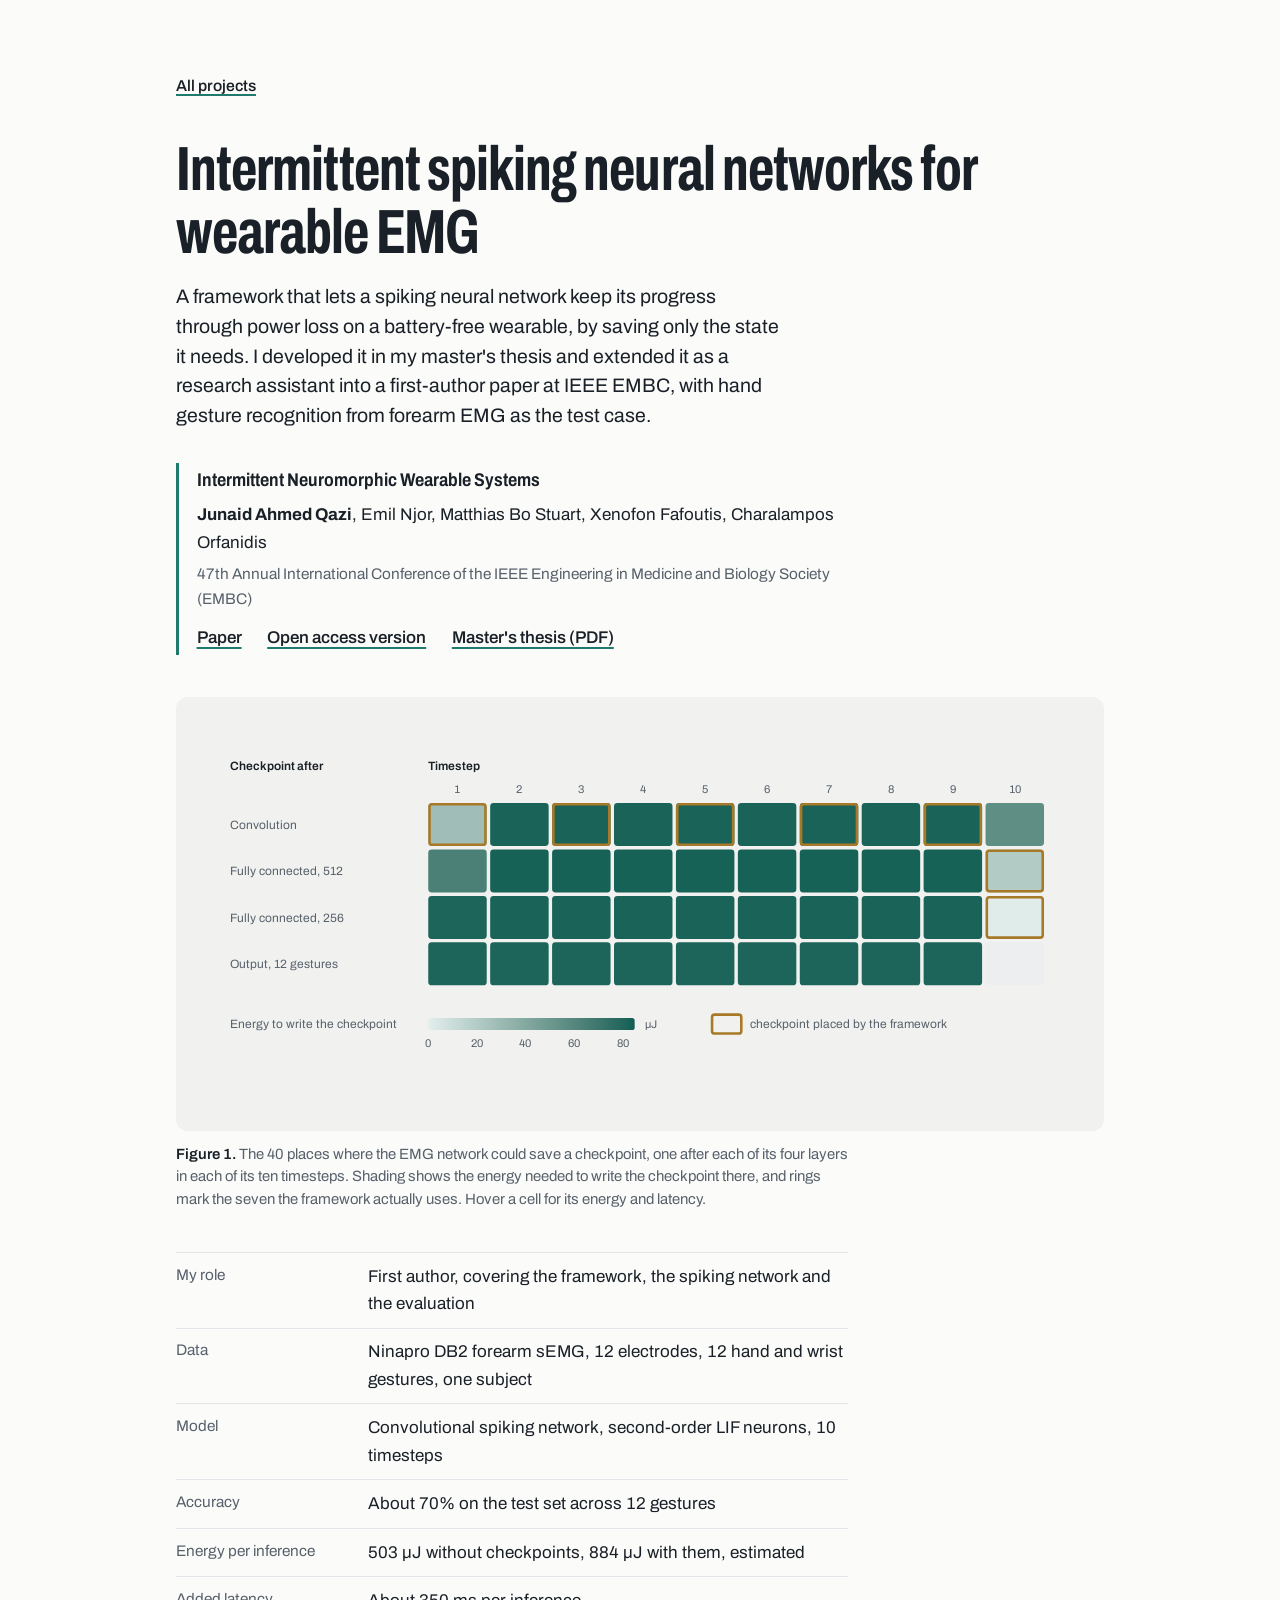
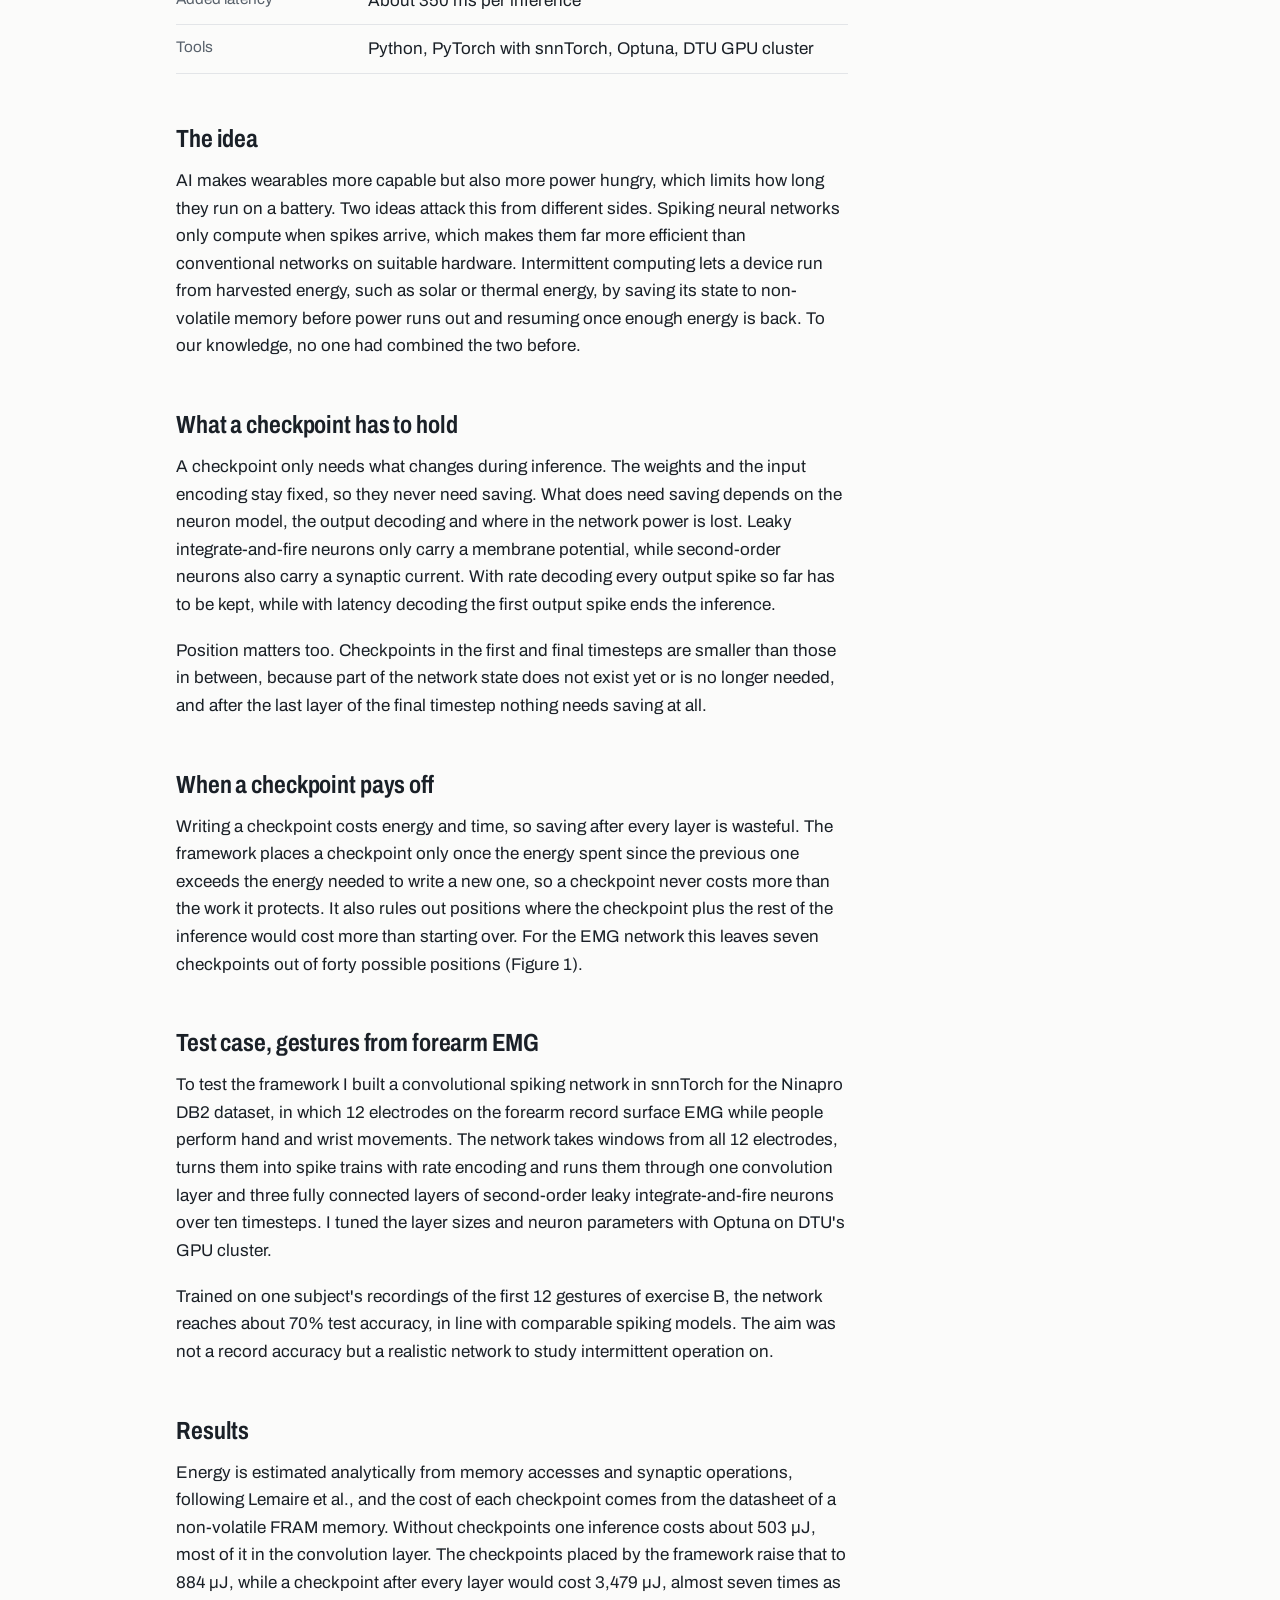
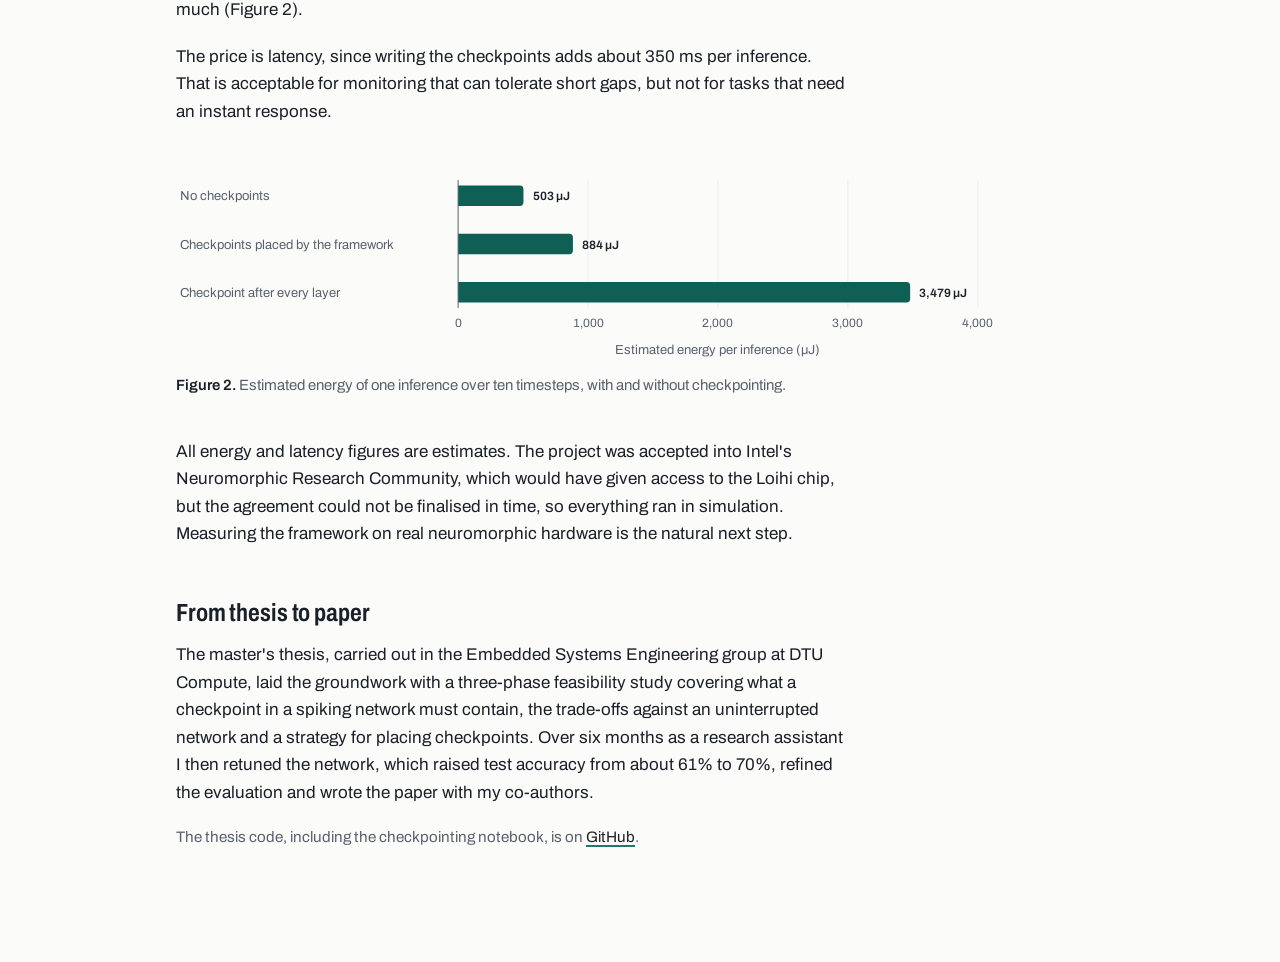
<file: projects/intermittent-snn/index.html>
<!doctype html>
<html lang="en">
<head>
  <meta charset="utf-8">
  <meta name="viewport" content="width=device-width, initial-scale=1">
  <title>Intermittent spiking neural networks for wearable EMG – Junaid Qazi</title>
  <meta name="description" content="A framework that lets a spiking neural network keep its progress through power loss on a battery-free wearable, tested on hand gesture recognition from forearm EMG. Published at IEEE EMBC.">
  <link rel="preconnect" href="https://fonts.googleapis.com">
  <link rel="preconnect" href="https://fonts.gstatic.com" crossorigin>
  <link href="https://fonts.googleapis.com/css2?family=Archivo:wdth,wght@62..125,400..700&display=swap" rel="stylesheet">
  <link rel="stylesheet" href="../../assets/style.css">
</head>
<body>
  <main class="page">
    <a class="back" href="../../">All projects</a>

    <header>
      <h1 class="project-title">Intermittent spiking neural networks for wearable EMG</h1>
      <p class="lead">A framework that lets a spiking neural network keep its progress through power loss on a battery-free wearable, by saving only the state it needs. I developed it in my master's thesis and extended it as a research assistant into a first-author paper at IEEE EMBC, with hand gesture recognition from forearm EMG as the test case.</p>
    </header>

    <div class="pub">
      <p class="pub-title">Intermittent Neuromorphic Wearable Systems</p>
      <p><b>Junaid Ahmed Qazi</b>, Emil Njor, Matthias Bo Stuart, Xenofon Fafoutis, Charalampos Orfanidis</p>
      <p class="pub-venue">47th Annual International Conference of the IEEE Engineering in Medicine and Biology Society (EMBC)</p>
      <nav class="links" aria-label="Paper and thesis">
        <a href="https://doi.org/10.1109/EMBC58623.2025.11253165">Paper</a>
        <a href="https://orbit.dtu.dk/en/publications/09fc8d24-6c24-4a02-8f74-5d1d482fc99a">Open access version</a>
        <a href="../../assets/docs/qazi-msc-thesis.pdf">Master's thesis (PDF)</a>
      </nav>
    </div>

    <figure class="hero">
      <div class="plate">
        <div class="sc-wrap">
<svg xmlns="http://www.w3.org/2000/svg" viewBox="-4 0 960 386" class="cg" role="img" aria-labelledby="cg-t cg-d"><title id="cg-t">Where checkpoints go in the spiking network</title><desc id="cg-d">Grid of 40 possible checkpoint positions, four layers by ten timesteps, shaded by the energy needed to write a checkpoint. Most positions cost about 82 µJ, the first convolution checkpoint at timestep 1 costs 28 µJ and checkpoints at the final timestep cost between 0 and 56 µJ. The framework places seven checkpoints, after the convolution layer at timesteps 1, 3, 5, 7 and 9, and after the two hidden fully connected layers at timestep 10.</desc><style>
  .cg { --lo:#e3efec; --hi:#0f5f54; --ink:#1a2027; --sub:#58616b; --empty:#eceeef; --sel:#a87a28; --surface:#fbfbfa;
        font-family: var(--sc-font, Inter, "Helvetica Neue", Arial, sans-serif); }
  @media (prefers-color-scheme: dark) {
    .cg { --lo:#1e3530; --hi:#7fd9c7; --ink:#e7e9eb; --sub:#a2aab3; --empty:#252a30; --sel:#d4a85a; --surface:#14181c; }
  }
  .cg .lab { fill:var(--sub); font-size:16px; }
  .cg .head { fill:var(--ink); font-size:16px; font-weight:600; }
  .cg .tick { fill:var(--sub); font-size:15px; font-variant-numeric: tabular-nums; }
  .cg .val { fill:var(--ink); font-size:15px; font-weight:600; font-variant-numeric: tabular-nums; }
  .cg .sel { fill:none; stroke:var(--sel); stroke-width:3; }
  .cg .zero { fill:var(--empty); }
  .cg .bar { fill:var(--hi); }
  .cg .base { stroke:var(--sub); stroke-width:1; }
</style><text class="head" x="230" y="26">Timestep</text><text class="tick" x="264" y="52" text-anchor="middle">1</text><text class="tick" x="336" y="52" text-anchor="middle">2</text><text class="tick" x="408" y="52" text-anchor="middle">3</text><text class="tick" x="480" y="52" text-anchor="middle">4</text><text class="tick" x="552" y="52" text-anchor="middle">5</text><text class="tick" x="624" y="52" text-anchor="middle">6</text><text class="tick" x="696" y="52" text-anchor="middle">7</text><text class="tick" x="768" y="52" text-anchor="middle">8</text><text class="tick" x="840" y="52" text-anchor="middle">9</text><text class="tick" x="912" y="52" text-anchor="middle">10</text><text class="head" x="0" y="26">Checkpoint after</text><text class="lab" x="0" y="94">Convolution</text><rect style="fill:color-mix(in oklab, var(--hi) 33%, var(--lo))" x="230" y="64" width="68" height="50" rx="4"><title>Timestep 1, after convolution: 27.88 µJ, 25.34 ms, checkpoint placed here</title></rect><rect class="sel" x="231.5" y="65.5" width="65" height="47" rx="3"/><rect style="fill:color-mix(in oklab, var(--hi) 97%, var(--lo))" x="302" y="64" width="68" height="50" rx="4"><title>Timestep 2, after convolution: 82.82 µJ, 75.29 ms</title></rect><rect style="fill:color-mix(in oklab, var(--hi) 97%, var(--lo))" x="374" y="64" width="68" height="50" rx="4"><title>Timestep 3, after convolution: 82.82 µJ, 75.29 ms, checkpoint placed here</title></rect><rect class="sel" x="375.5" y="65.5" width="65" height="47" rx="3"/><rect style="fill:color-mix(in oklab, var(--hi) 97%, var(--lo))" x="446" y="64" width="68" height="50" rx="4"><title>Timestep 4, after convolution: 82.82 µJ, 75.29 ms</title></rect><rect style="fill:color-mix(in oklab, var(--hi) 97%, var(--lo))" x="518" y="64" width="68" height="50" rx="4"><title>Timestep 5, after convolution: 82.82 µJ, 75.29 ms, checkpoint placed here</title></rect><rect class="sel" x="519.5" y="65.5" width="65" height="47" rx="3"/><rect style="fill:color-mix(in oklab, var(--hi) 97%, var(--lo))" x="590" y="64" width="68" height="50" rx="4"><title>Timestep 6, after convolution: 82.82 µJ, 75.29 ms</title></rect><rect style="fill:color-mix(in oklab, var(--hi) 97%, var(--lo))" x="662" y="64" width="68" height="50" rx="4"><title>Timestep 7, after convolution: 82.82 µJ, 75.29 ms, checkpoint placed here</title></rect><rect class="sel" x="663.5" y="65.5" width="65" height="47" rx="3"/><rect style="fill:color-mix(in oklab, var(--hi) 97%, var(--lo))" x="734" y="64" width="68" height="50" rx="4"><title>Timestep 8, after convolution: 82.82 µJ, 75.29 ms</title></rect><rect style="fill:color-mix(in oklab, var(--hi) 97%, var(--lo))" x="806" y="64" width="68" height="50" rx="4"><title>Timestep 9, after convolution: 82.82 µJ, 75.29 ms, checkpoint placed here</title></rect><rect class="sel" x="807.5" y="65.5" width="65" height="47" rx="3"/><rect style="fill:color-mix(in oklab, var(--hi) 66%, var(--lo))" x="878" y="64" width="68" height="50" rx="4"><title>Timestep 10, after convolution: 55.78 µJ, 50.71 ms</title></rect><text class="lab" x="0" y="148">Fully connected, 512</text><rect style="fill:color-mix(in oklab, var(--hi) 76%, var(--lo))" x="230" y="118" width="68" height="50" rx="4"><title>Timestep 1, after fully connected, 512: 64.20 µJ, 58.37 ms</title></rect><rect style="fill:color-mix(in oklab, var(--hi) 98%, var(--lo))" x="302" y="118" width="68" height="50" rx="4"><title>Timestep 2, after fully connected, 512: 83.10 µJ, 75.54 ms</title></rect><rect style="fill:color-mix(in oklab, var(--hi) 98%, var(--lo))" x="374" y="118" width="68" height="50" rx="4"><title>Timestep 3, after fully connected, 512: 83.10 µJ, 75.54 ms</title></rect><rect style="fill:color-mix(in oklab, var(--hi) 98%, var(--lo))" x="446" y="118" width="68" height="50" rx="4"><title>Timestep 4, after fully connected, 512: 83.10 µJ, 75.54 ms</title></rect><rect style="fill:color-mix(in oklab, var(--hi) 98%, var(--lo))" x="518" y="118" width="68" height="50" rx="4"><title>Timestep 5, after fully connected, 512: 83.10 µJ, 75.54 ms</title></rect><rect style="fill:color-mix(in oklab, var(--hi) 98%, var(--lo))" x="590" y="118" width="68" height="50" rx="4"><title>Timestep 6, after fully connected, 512: 83.10 µJ, 75.54 ms</title></rect><rect style="fill:color-mix(in oklab, var(--hi) 98%, var(--lo))" x="662" y="118" width="68" height="50" rx="4"><title>Timestep 7, after fully connected, 512: 83.10 µJ, 75.54 ms</title></rect><rect style="fill:color-mix(in oklab, var(--hi) 98%, var(--lo))" x="734" y="118" width="68" height="50" rx="4"><title>Timestep 8, after fully connected, 512: 83.10 µJ, 75.54 ms</title></rect><rect style="fill:color-mix(in oklab, var(--hi) 98%, var(--lo))" x="806" y="118" width="68" height="50" rx="4"><title>Timestep 9, after fully connected, 512: 83.10 µJ, 75.54 ms</title></rect><rect style="fill:color-mix(in oklab, var(--hi) 24%, var(--lo))" x="878" y="118" width="68" height="50" rx="4"><title>Timestep 10, after fully connected, 512: 20.02 µJ, 18.20 ms, checkpoint placed here</title></rect><rect class="sel" x="879.5" y="119.5" width="65" height="47" rx="3"/><text class="lab" x="0" y="202">Fully connected, 256</text><rect style="fill:color-mix(in oklab, var(--hi) 96%, var(--lo))" x="230" y="172" width="68" height="50" rx="4"><title>Timestep 1, after fully connected, 256: 81.67 µJ, 74.24 ms</title></rect><rect style="fill:color-mix(in oklab, var(--hi) 97%, var(--lo))" x="302" y="172" width="68" height="50" rx="4"><title>Timestep 2, after fully connected, 256: 82.54 µJ, 75.03 ms</title></rect><rect style="fill:color-mix(in oklab, var(--hi) 97%, var(--lo))" x="374" y="172" width="68" height="50" rx="4"><title>Timestep 3, after fully connected, 256: 82.54 µJ, 75.03 ms</title></rect><rect style="fill:color-mix(in oklab, var(--hi) 97%, var(--lo))" x="446" y="172" width="68" height="50" rx="4"><title>Timestep 4, after fully connected, 256: 82.54 µJ, 75.03 ms</title></rect><rect style="fill:color-mix(in oklab, var(--hi) 97%, var(--lo))" x="518" y="172" width="68" height="50" rx="4"><title>Timestep 5, after fully connected, 256: 82.54 µJ, 75.03 ms</title></rect><rect style="fill:color-mix(in oklab, var(--hi) 97%, var(--lo))" x="590" y="172" width="68" height="50" rx="4"><title>Timestep 6, after fully connected, 256: 82.54 µJ, 75.03 ms</title></rect><rect style="fill:color-mix(in oklab, var(--hi) 97%, var(--lo))" x="662" y="172" width="68" height="50" rx="4"><title>Timestep 7, after fully connected, 256: 82.54 µJ, 75.03 ms</title></rect><rect style="fill:color-mix(in oklab, var(--hi) 97%, var(--lo))" x="734" y="172" width="68" height="50" rx="4"><title>Timestep 8, after fully connected, 256: 82.54 µJ, 75.03 ms</title></rect><rect style="fill:color-mix(in oklab, var(--hi) 97%, var(--lo))" x="806" y="172" width="68" height="50" rx="4"><title>Timestep 9, after fully connected, 256: 82.54 µJ, 75.03 ms</title></rect><rect style="fill:color-mix(in oklab, var(--hi) 2%, var(--lo))" x="878" y="172" width="68" height="50" rx="4"><title>Timestep 10, after fully connected, 256: 1.43 µJ, 1.30 ms, checkpoint placed here</title></rect><rect class="sel" x="879.5" y="173.5" width="65" height="47" rx="3"/><text class="lab" x="0" y="256">Output, 12 gestures</text><rect style="fill:color-mix(in oklab, var(--hi) 96%, var(--lo))" x="230" y="226" width="68" height="50" rx="4"><title>Timestep 1, after output, 12 gestures: 81.97 µJ, 74.52 ms</title></rect><rect style="fill:color-mix(in oklab, var(--hi) 96%, var(--lo))" x="302" y="226" width="68" height="50" rx="4"><title>Timestep 2, after output, 12 gestures: 81.97 µJ, 74.52 ms</title></rect><rect style="fill:color-mix(in oklab, var(--hi) 96%, var(--lo))" x="374" y="226" width="68" height="50" rx="4"><title>Timestep 3, after output, 12 gestures: 81.97 µJ, 74.52 ms</title></rect><rect style="fill:color-mix(in oklab, var(--hi) 96%, var(--lo))" x="446" y="226" width="68" height="50" rx="4"><title>Timestep 4, after output, 12 gestures: 81.97 µJ, 74.52 ms</title></rect><rect style="fill:color-mix(in oklab, var(--hi) 96%, var(--lo))" x="518" y="226" width="68" height="50" rx="4"><title>Timestep 5, after output, 12 gestures: 81.97 µJ, 74.52 ms</title></rect><rect style="fill:color-mix(in oklab, var(--hi) 96%, var(--lo))" x="590" y="226" width="68" height="50" rx="4"><title>Timestep 6, after output, 12 gestures: 81.97 µJ, 74.52 ms</title></rect><rect style="fill:color-mix(in oklab, var(--hi) 96%, var(--lo))" x="662" y="226" width="68" height="50" rx="4"><title>Timestep 7, after output, 12 gestures: 81.97 µJ, 74.52 ms</title></rect><rect style="fill:color-mix(in oklab, var(--hi) 96%, var(--lo))" x="734" y="226" width="68" height="50" rx="4"><title>Timestep 8, after output, 12 gestures: 81.97 µJ, 74.52 ms</title></rect><rect style="fill:color-mix(in oklab, var(--hi) 96%, var(--lo))" x="806" y="226" width="68" height="50" rx="4"><title>Timestep 9, after output, 12 gestures: 81.97 µJ, 74.52 ms</title></rect><rect class="zero" x="878" y="226" width="68" height="50" rx="4"><title>Timestep 10, after output, 12 gestures: 0.00 µJ, 0.00 ms</title></rect><defs><linearGradient id="cg-grad" x1="0" x2="1"><stop offset="0.0" style="stop-color:color-mix(in oklab, var(--hi) 0%, var(--lo))"/><stop offset="0.1" style="stop-color:color-mix(in oklab, var(--hi) 10%, var(--lo))"/><stop offset="0.2" style="stop-color:color-mix(in oklab, var(--hi) 20%, var(--lo))"/><stop offset="0.3" style="stop-color:color-mix(in oklab, var(--hi) 30%, var(--lo))"/><stop offset="0.4" style="stop-color:color-mix(in oklab, var(--hi) 40%, var(--lo))"/><stop offset="0.5" style="stop-color:color-mix(in oklab, var(--hi) 50%, var(--lo))"/><stop offset="0.6" style="stop-color:color-mix(in oklab, var(--hi) 60%, var(--lo))"/><stop offset="0.7" style="stop-color:color-mix(in oklab, var(--hi) 70%, var(--lo))"/><stop offset="0.8" style="stop-color:color-mix(in oklab, var(--hi) 80%, var(--lo))"/><stop offset="0.9" style="stop-color:color-mix(in oklab, var(--hi) 90%, var(--lo))"/><stop offset="1.0" style="stop-color:color-mix(in oklab, var(--hi) 100%, var(--lo))"/></linearGradient></defs><text class="lab" x="0" y="326">Energy to write the checkpoint</text><rect x="230" y="314" width="240" height="14" rx="3" fill="url(#cg-grad)"/><text class="tick" x="230.0" y="348" text-anchor="middle">0</text><text class="tick" x="286.5" y="348" text-anchor="middle">20</text><text class="tick" x="342.9" y="348" text-anchor="middle">40</text><text class="tick" x="399.4" y="348" text-anchor="middle">60</text><text class="tick" x="455.9" y="348" text-anchor="middle">80</text><text class="tick" x="482" y="326">µJ</text><rect class="sel" x="560" y="310" width="34" height="22" rx="3"/><text class="lab" x="604" y="326">checkpoint placed by the framework</text></svg>
        </div>
      </div>
      <figcaption><b>Figure 1.</b> The 40 places where the EMG network could save a checkpoint, one after each of its four layers in each of its ten timesteps. Shading shows the energy needed to write the checkpoint there, and rings mark the seven the framework actually uses. Hover a cell for its energy and latency.</figcaption>
    </figure>

    <dl class="specs">
      <dt>My role</dt><dd>First author, covering the framework, the spiking network and the evaluation</dd>
      <dt>Data</dt><dd>Ninapro DB2 forearm sEMG, 12 electrodes, 12 hand and wrist gestures, one subject</dd>
      <dt>Model</dt><dd>Convolutional spiking network, second-order LIF neurons, 10 timesteps</dd>
      <dt>Accuracy</dt><dd>About 70% on the test set across 12 gestures</dd>
      <dt>Energy per inference</dt><dd>503 µJ without checkpoints, 884 µJ with them, estimated</dd>
      <dt>Added latency</dt><dd>About 350 ms per inference</dd>
      <dt>Tools</dt><dd>Python, PyTorch with snnTorch, Optuna, DTU GPU cluster</dd>
    </dl>

    <section class="prose" aria-labelledby="problem">
      <h2 id="problem">The idea</h2>
      <p>AI makes wearables more capable but also more power hungry, which limits how long they run on a battery. Two ideas attack this from different sides. Spiking neural networks only compute when spikes arrive, which makes them far more efficient than conventional networks on suitable hardware. Intermittent computing lets a device run from harvested energy, such as solar or thermal energy, by saving its state to non-volatile memory before power runs out and resuming once enough energy is back. To our knowledge, no one had combined the two before.</p>
    </section>

    <section class="prose" aria-labelledby="framework">
      <h2 id="framework">What a checkpoint has to hold</h2>
      <p>A checkpoint only needs what changes during inference. The weights and the input encoding stay fixed, so they never need saving. What does need saving depends on the neuron model, the output decoding and where in the network power is lost. Leaky integrate-and-fire neurons only carry a membrane potential, while second-order neurons also carry a synaptic current. With rate decoding every output spike so far has to be kept, while with latency decoding the first output spike ends the inference.</p>
      <p>Position matters too. Checkpoints in the first and final timesteps are smaller than those in between, because part of the network state does not exist yet or is no longer needed, and after the last layer of the final timestep nothing needs saving at all.</p>
    </section>

    <section class="prose" aria-labelledby="placement">
      <h2 id="placement">When a checkpoint pays off</h2>
      <p>Writing a checkpoint costs energy and time, so saving after every layer is wasteful. The framework places a checkpoint only once the energy spent since the previous one exceeds the energy needed to write a new one, so a checkpoint never costs more than the work it protects. It also rules out positions where the checkpoint plus the rest of the inference would cost more than starting over. For the EMG network this leaves seven checkpoints out of forty possible positions (Figure 1).</p>
    </section>

    <section class="prose" aria-labelledby="emg">
      <h2 id="emg">Test case, gestures from forearm EMG</h2>
      <p>To test the framework I built a convolutional spiking network in snnTorch for the Ninapro DB2 dataset, in which 12 electrodes on the forearm record surface EMG while people perform hand and wrist movements. The network takes windows from all 12 electrodes, turns them into spike trains with rate encoding and runs them through one convolution layer and three fully connected layers of second-order leaky integrate-and-fire neurons over ten timesteps. I tuned the layer sizes and neuron parameters with Optuna on DTU's GPU cluster.</p>
      <p>Trained on one subject's recordings of the first 12 gestures of exercise B, the network reaches about 70% test accuracy, in line with comparable spiking models. The aim was not a record accuracy but a realistic network to study intermittent operation on.</p>
    </section>

    <section aria-labelledby="results">
      <div class="prose">
        <h2 id="results">Results</h2>
        <p>Energy is estimated analytically from memory accesses and synaptic operations, following Lemaire et al., and the cost of each checkpoint comes from the datasheet of a non-volatile FRAM memory. Without checkpoints one inference costs about 503 µJ, most of it in the convolution layer. The checkpoints placed by the framework raise that to 884 µJ, while a checkpoint after every layer would cost 3,479 µJ, almost seven times as much (Figure 2).</p>
        <p>The price is latency, since writing the checkpoints adds about 350 ms per inference. That is acceptable for monitoring that can tolerate short gaps, but not for tasks that need an instant response.</p>
      </div>
      <figure>
        <div class="sc-wrap">
<svg xmlns="http://www.w3.org/2000/svg" viewBox="-4 0 1000 210" class="cg" role="img" aria-labelledby="eb-t eb-d"><title id="eb-t">Energy cost of checkpointing</title><desc id="eb-d">Estimated energy per inference over ten timesteps: 503 µJ without checkpoints, 884 µJ with the checkpoints placed by the framework and 3,479 µJ with a checkpoint after every layer.</desc><style>
  .cg { --lo:#e3efec; --hi:#0f5f54; --ink:#1a2027; --sub:#58616b; --empty:#eceeef; --sel:#a87a28; --surface:#fbfbfa;
        font-family: var(--sc-font, Inter, "Helvetica Neue", Arial, sans-serif); }
  @media (prefers-color-scheme: dark) {
    .cg { --lo:#1e3530; --hi:#7fd9c7; --ink:#e7e9eb; --sub:#a2aab3; --empty:#252a30; --sel:#d4a85a; --surface:#14181c; }
  }
  .cg .lab { fill:var(--sub); font-size:14px; }
  .cg .head { fill:var(--ink); font-size:14px; font-weight:600; }
  .cg .tick { fill:var(--sub); font-size:13px; font-variant-numeric: tabular-nums; }
  .cg .val { fill:var(--ink); font-size:13px; font-weight:600; font-variant-numeric: tabular-nums; }
  .cg .sel { fill:none; stroke:var(--sel); stroke-width:3; }
  .cg .zero { fill:var(--empty); }
  .cg .bar { fill:var(--hi); }
  .cg .base { stroke:var(--sub); stroke-width:1; }
</style><line class="base" x1="300.0" x2="300.0" y1="14" y2="152" style="stroke:var(--empty)"/><text class="tick" x="300.0" y="172" text-anchor="middle">0</text><line class="base" x1="440.0" x2="440.0" y1="14" y2="152" style="stroke:var(--empty)"/><text class="tick" x="440.0" y="172" text-anchor="middle">1,000</text><line class="base" x1="580.0" x2="580.0" y1="14" y2="152" style="stroke:var(--empty)"/><text class="tick" x="580.0" y="172" text-anchor="middle">2,000</text><line class="base" x1="720.0" x2="720.0" y1="14" y2="152" style="stroke:var(--empty)"/><text class="tick" x="720.0" y="172" text-anchor="middle">3,000</text><line class="base" x1="860.0" x2="860.0" y1="14" y2="152" style="stroke:var(--empty)"/><text class="tick" x="860.0" y="172" text-anchor="middle">4,000</text><text class="lab" x="0" y="36">No checkpoints</text><path class="bar" d="M300,20 H366.4 Q370.4,20 370.4,24 V38 Q370.4,42 366.4,42 H300 Z"><title>No checkpoints: 503.01 µJ per inference</title></path><text class="val" x="380.4" y="36">503 µJ</text><text class="lab" x="0" y="88">Checkpoints placed by the framework</text><path class="bar" d="M300,72 H419.7 Q423.7,72 423.7,76 V90 Q423.7,94 419.7,94 H300 Z"><title>Checkpoints placed by the framework: 883.61 µJ per inference</title></path><text class="val" x="433.7" y="88">884 µJ</text><text class="lab" x="0" y="140">Checkpoint after every layer</text><path class="bar" d="M300,124 H783.1 Q787.1,124 787.1,128 V142 Q787.1,146 783.1,146 H300 Z"><title>Checkpoint after every layer: 3,479.35 µJ per inference</title></path><text class="val" x="797.1" y="140">3,479 µJ</text><line class="base" x1="300" x2="300" y1="14" y2="152"/><text class="lab" x="580" y="202" text-anchor="middle">Estimated energy per inference (µJ)</text></svg>
        </div>
        <figcaption><b>Figure 2.</b> Estimated energy of one inference over ten timesteps, with and without checkpointing.</figcaption>
      </figure>
      <div class="prose">
        <p>All energy and latency figures are estimates. The project was accepted into Intel's Neuromorphic Research Community, which would have given access to the Loihi chip, but the agreement could not be finalised in time, so everything ran in simulation. Measuring the framework on real neuromorphic hardware is the natural next step.</p>
      </div>
    </section>

    <section class="prose" aria-labelledby="thesis">
      <h2 id="thesis">From thesis to paper</h2>
      <p>The master's thesis, carried out in the Embedded Systems Engineering group at DTU Compute, laid the groundwork with a three-phase feasibility study covering what a checkpoint in a spiking network must contain, the trade-offs against an uninterrupted network and a strategy for placing checkpoints. Over six months as a research assistant I then retuned the network, which raised test accuracy from about 61% to 70%, refined the evaluation and wrote the paper with my co-authors.</p>
    </section>

    <p class="note">The thesis code, including the checkpointing notebook, is on <a href="https://github.com/JQTemp/intermittent-snn-emg">GitHub</a>.</p>
  </main>
</body>
</html>
</file>
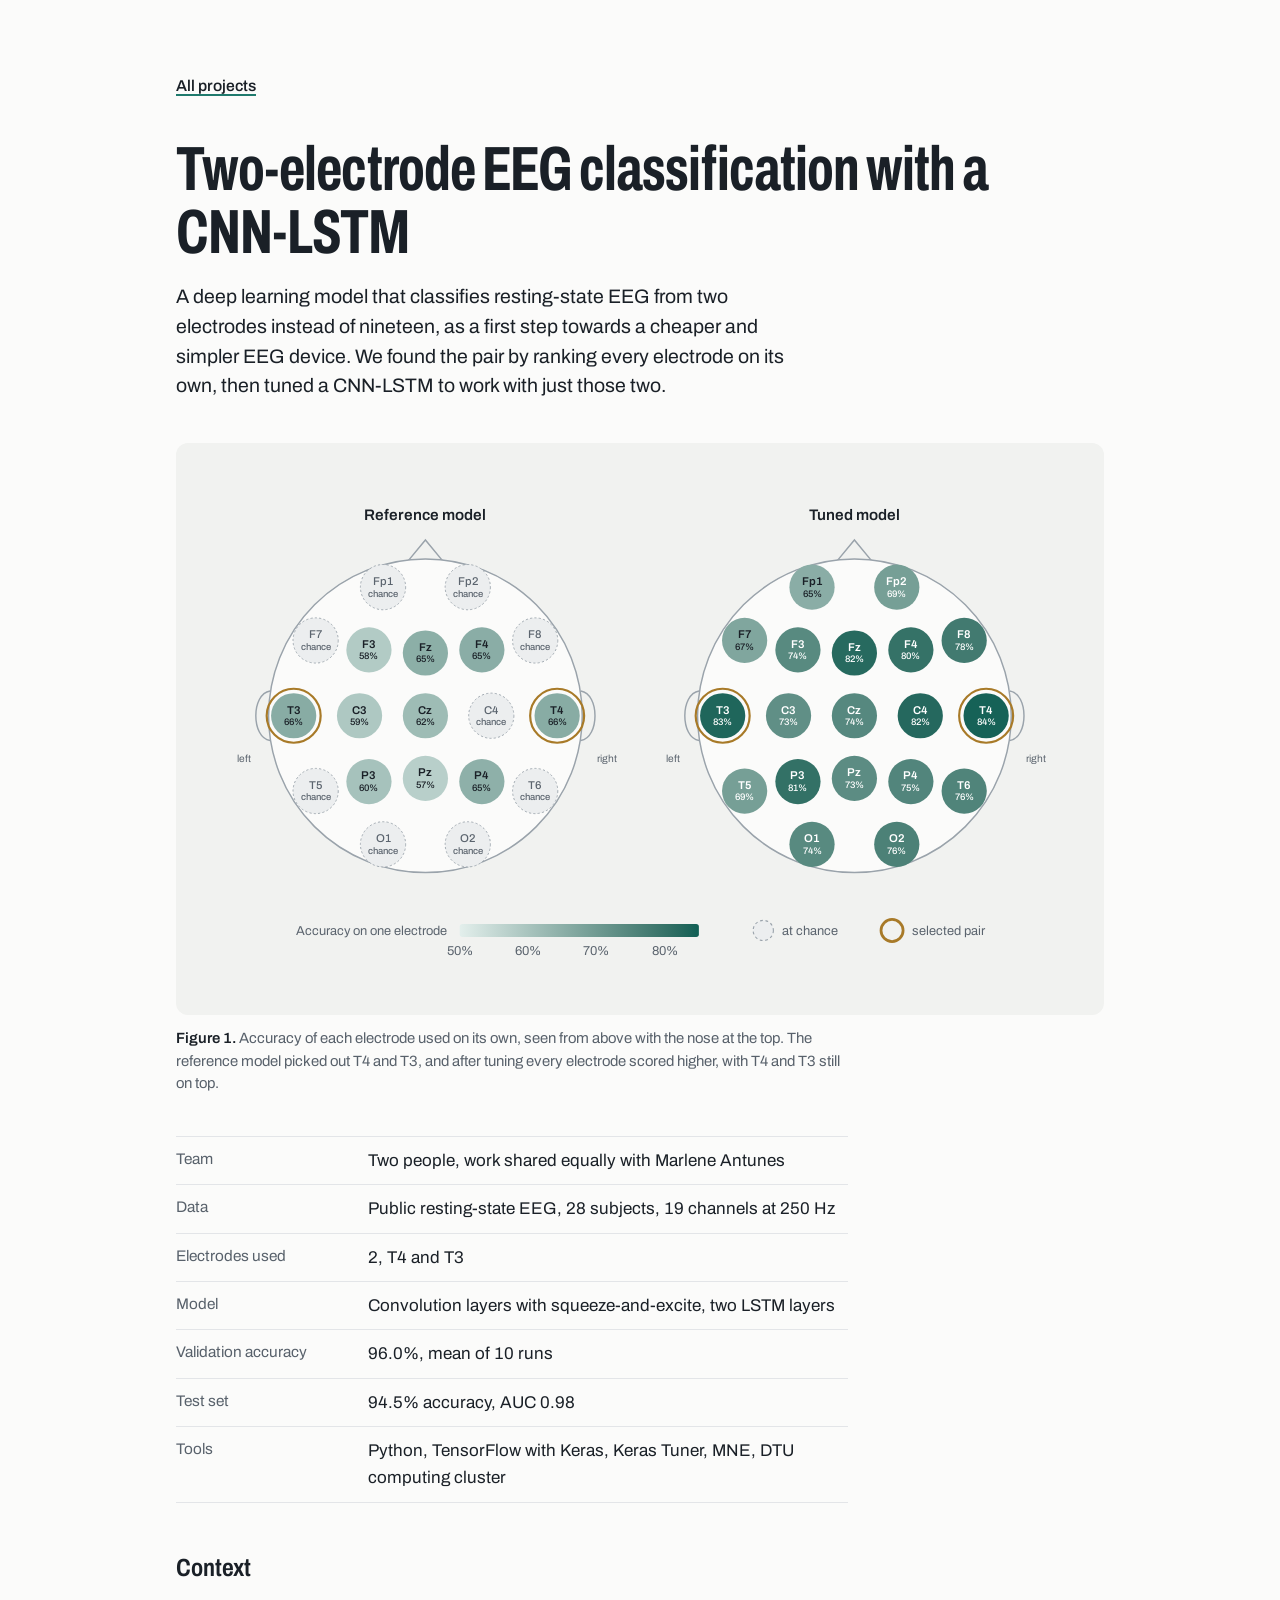
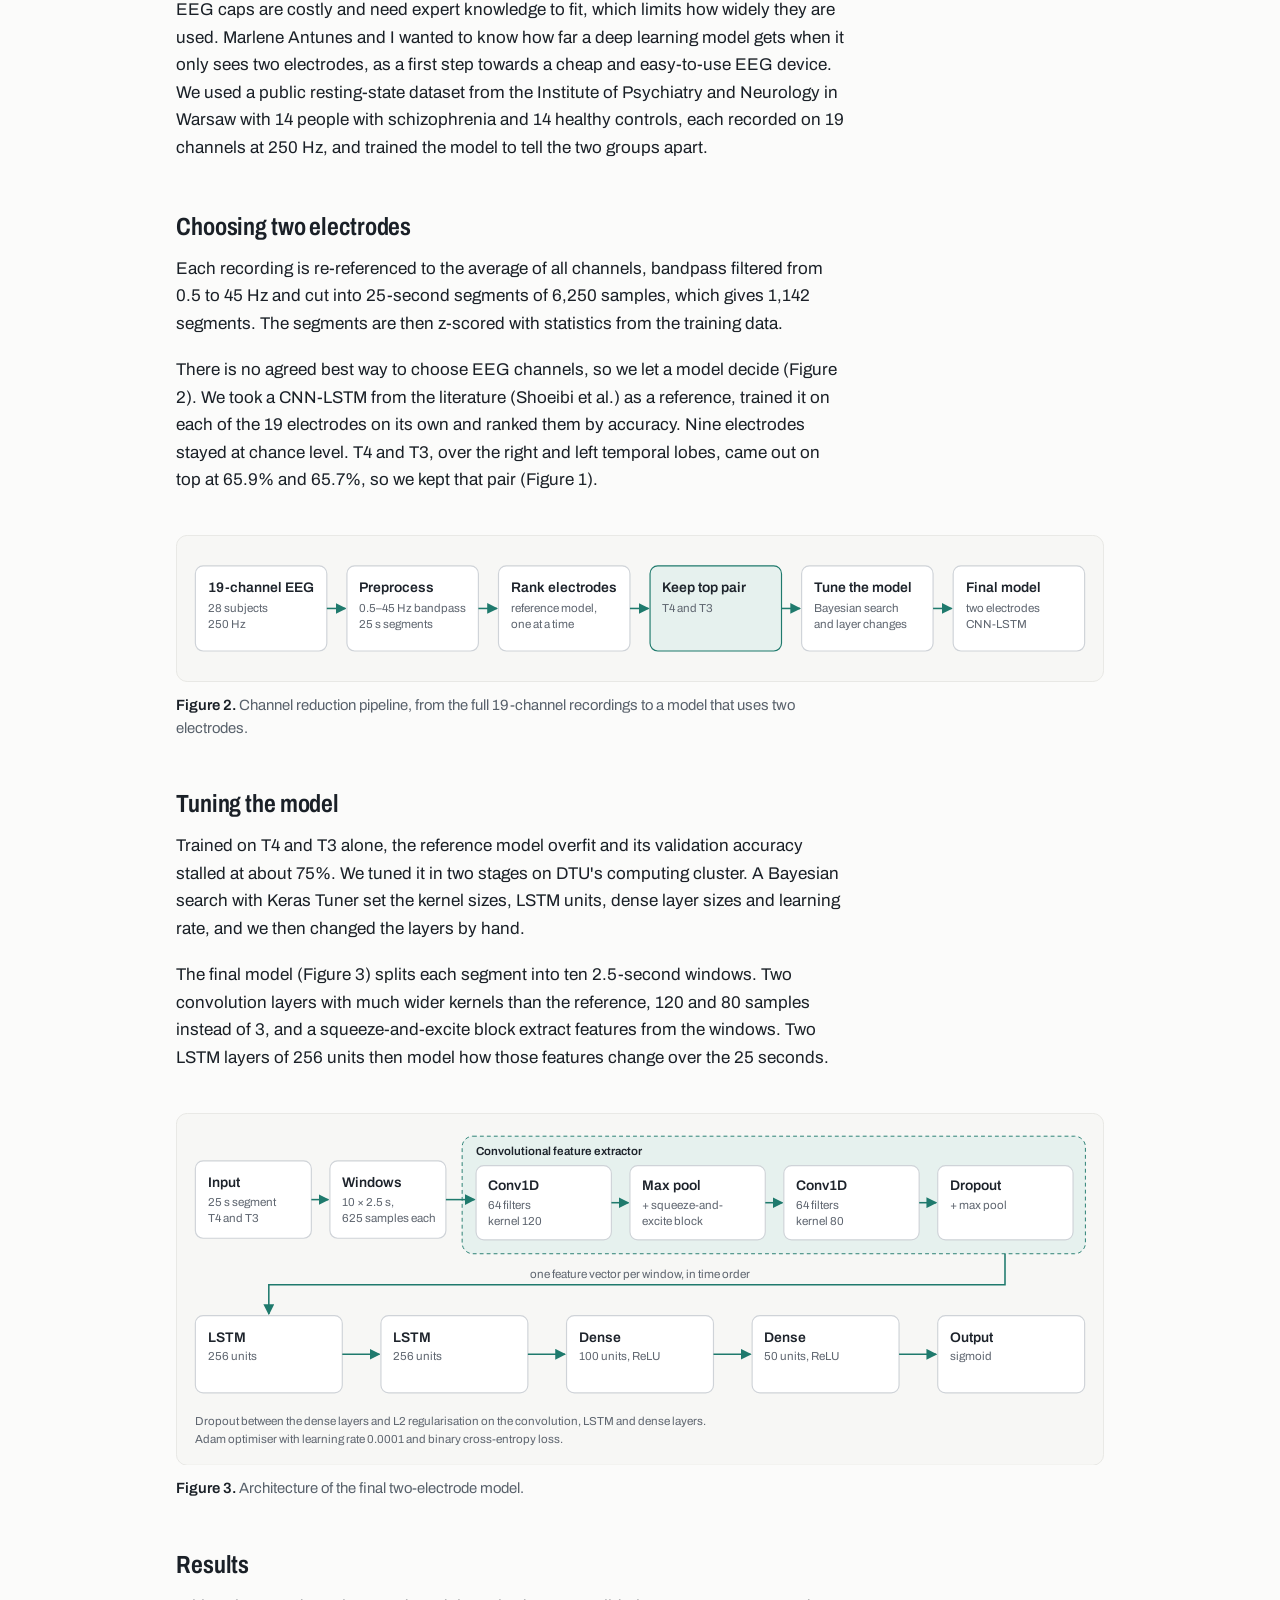
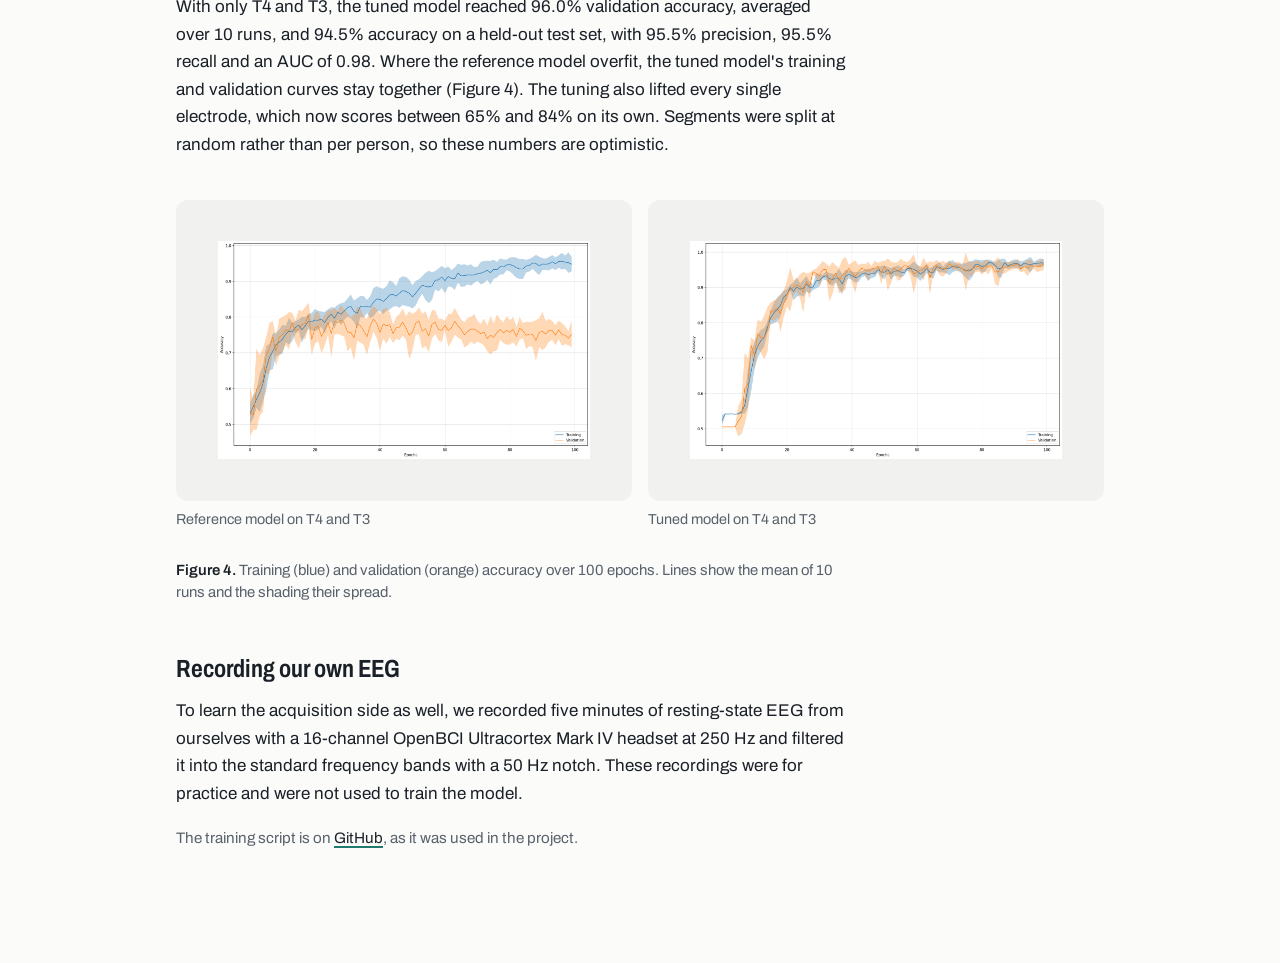
<file: projects/two-electrode-eeg/index.html>
<!doctype html>
<html lang="en">
<head>
  <meta charset="utf-8">
  <meta name="viewport" content="width=device-width, initial-scale=1">
  <title>Two-electrode EEG classification with a CNN-LSTM – Junaid Qazi</title>
  <meta name="description" content="A deep learning model that classifies resting-state EEG from two electrodes instead of nineteen, found by ranking every electrode on its own and tuning a CNN-LSTM for the strongest pair.">
  <link rel="preconnect" href="https://fonts.googleapis.com">
  <link rel="preconnect" href="https://fonts.gstatic.com" crossorigin>
  <link href="https://fonts.googleapis.com/css2?family=Archivo:wdth,wght@62..125,400..700&display=swap" rel="stylesheet">
  <link rel="stylesheet" href="../../assets/style.css">
</head>
<body>
  <main class="page">
    <a class="back" href="../../">All projects</a>

    <header>
      <h1 class="project-title">Two-electrode EEG classification with a <span class="nowrap">CNN-LSTM</span></h1>
      <p class="lead">A deep learning model that classifies resting-state EEG from two electrodes instead of nineteen, as a first step towards a cheaper and simpler EEG device. We found the pair by ranking every electrode on its own, then tuned a CNN-LSTM to work with just those two.</p>
    </header>

    <figure class="hero">
      <div class="plate">
        <div class="heads">
<svg xmlns="http://www.w3.org/2000/svg" viewBox="28 26 544 548" class="hm" role="img" aria-label="Reference model: accuracy of each electrode on its own"><style>
  .hm { --hm-lo:#e3efec; --hm-hi:#0f5f54; --hm-ink:#1a2027; --hm-sub:#5b646e; --hm-line:#9aa3ab; --hm-scalp:#fbfbfa;
        --hm-chance:#eceeef; --hm-sel:#a87a28; font-family: var(--sc-font, Inter, "Helvetica Neue", Arial, sans-serif); }
  @media (prefers-color-scheme: dark) {
    .hm { --hm-lo:#1e3530; --hm-hi:#7fd9c7; --hm-ink:#e7e9eb; --hm-sub:#a2aab3; --hm-line:#4a525a; --hm-scalp:#171b20;
          --hm-chance:#252a30; --hm-sel:#d4a85a; }
  }
  .hm .hm-head { fill:none; stroke:var(--hm-line); stroke-width:2; }
  .hm .hm-scalp { fill:var(--hm-scalp); }
  .hm .hm-chance { fill:var(--hm-chance); stroke:var(--hm-line); stroke-width:1.2; stroke-dasharray:3 3; }
  .hm .hm-sel { fill:none; stroke:var(--hm-sel); stroke-width:3; }
  .hm .hm-title { fill:var(--hm-ink); font-size:21px; font-weight:600; }
  .hm .hm-lab { fill:var(--hm-ink); font-size:15.5px; font-weight:600; }
  .hm .hm-lab-on { fill:#ffffff; }
  @media (prefers-color-scheme: dark) { .hm .hm-lab-on { fill:#0d1a17; } }
  .hm .hm-lab-dim { fill:var(--hm-sub); font-weight:500; }
  .hm .hm-val { font-size:13px; font-weight:500; }
  .hm .hm-side, .hm .hm-tick { fill:var(--hm-sub); font-size:14px; }
</style><text class="hm-title" x="300" y="61" text-anchor="middle">Reference model</text>
<path class="hm-head" d="M276,118 L300,89 L324,118"/>
<path class="hm-head" d="M87,296 C61,300 61,360 87,364"/>
<path class="hm-head" d="M513,296 C539,300 539,360 513,364"/>
<circle class="hm-head hm-scalp" cx="300" cy="330" r="215"/>
<circle class="hm-chance" cx="241.9" cy="153.7" r="31"/>
<text class="hm-lab hm-lab-dim" x="241.9" y="150.7" text-anchor="middle">Fp1</text>
<text class="hm-lab hm-lab-dim hm-val" x="241.9" y="166.7" text-anchor="middle">chance</text>
<circle class="hm-chance" cx="358.1" cy="153.7" r="31"/>
<text class="hm-lab hm-lab-dim" x="358.1" y="150.7" text-anchor="middle">Fp2</text>
<text class="hm-lab hm-lab-dim hm-val" x="358.1" y="166.7" text-anchor="middle">chance</text>
<circle class="hm-chance" cx="149.5" cy="226.8" r="31"/>
<text class="hm-lab hm-lab-dim" x="149.5" y="223.8" text-anchor="middle">F7</text>
<text class="hm-lab hm-lab-dim hm-val" x="149.5" y="239.8" text-anchor="middle">chance</text>
<circle cx="222.6" cy="239.7" r="31" style="fill:color-mix(in oklab, var(--hm-hi) 24%, var(--hm-lo))"/>
<text class="hm-lab" x="222.6" y="236.7" text-anchor="middle">F3</text>
<text class="hm-lab hm-val" x="222.6" y="252.7" text-anchor="middle">58%</text>
<circle cx="300.0" cy="244.0" r="31" style="fill:color-mix(in oklab, var(--hm-hi) 43%, var(--hm-lo))"/>
<text class="hm-lab" x="300.0" y="241.0" text-anchor="middle">Fz</text>
<text class="hm-lab hm-val" x="300.0" y="257.0" text-anchor="middle">65%</text>
<circle cx="377.4" cy="239.7" r="31" style="fill:color-mix(in oklab, var(--hm-hi) 44%, var(--hm-lo))"/>
<text class="hm-lab" x="377.4" y="236.7" text-anchor="middle">F4</text>
<text class="hm-lab hm-val" x="377.4" y="252.7" text-anchor="middle">65%</text>
<circle class="hm-chance" cx="450.5" cy="226.8" r="31"/>
<text class="hm-lab hm-lab-dim" x="450.5" y="223.8" text-anchor="middle">F8</text>
<text class="hm-lab hm-lab-dim hm-val" x="450.5" y="239.8" text-anchor="middle">chance</text>
<circle cx="119.4" cy="330.0" r="31" style="fill:color-mix(in oklab, var(--hm-hi) 45%, var(--hm-lo))"/>
<circle class="hm-sel" cx="119.4" cy="330.0" r="37"/>
<text class="hm-lab" x="119.4" y="327.0" text-anchor="middle">T3</text>
<text class="hm-lab hm-val" x="119.4" y="343.0" text-anchor="middle">66%</text>
<circle cx="209.7" cy="330.0" r="31" style="fill:color-mix(in oklab, var(--hm-hi) 26%, var(--hm-lo))"/>
<text class="hm-lab" x="209.7" y="327.0" text-anchor="middle">C3</text>
<text class="hm-lab hm-val" x="209.7" y="343.0" text-anchor="middle">59%</text>
<circle cx="300.0" cy="330.0" r="31" style="fill:color-mix(in oklab, var(--hm-hi) 34%, var(--hm-lo))"/>
<text class="hm-lab" x="300.0" y="327.0" text-anchor="middle">Cz</text>
<text class="hm-lab hm-val" x="300.0" y="343.0" text-anchor="middle">62%</text>
<circle class="hm-chance" cx="390.3" cy="330.0" r="31"/>
<text class="hm-lab hm-lab-dim" x="390.3" y="327.0" text-anchor="middle">C4</text>
<text class="hm-lab hm-lab-dim hm-val" x="390.3" y="343.0" text-anchor="middle">chance</text>
<circle cx="480.6" cy="330.0" r="31" style="fill:color-mix(in oklab, var(--hm-hi) 45%, var(--hm-lo))"/>
<circle class="hm-sel" cx="480.6" cy="330.0" r="37"/>
<text class="hm-lab" x="480.6" y="327.0" text-anchor="middle">T4</text>
<text class="hm-lab hm-val" x="480.6" y="343.0" text-anchor="middle">66%</text>
<circle class="hm-chance" cx="149.5" cy="433.2" r="31"/>
<text class="hm-lab hm-lab-dim" x="149.5" y="430.2" text-anchor="middle">T5</text>
<text class="hm-lab hm-lab-dim hm-val" x="149.5" y="446.2" text-anchor="middle">chance</text>
<circle cx="222.6" cy="420.3" r="31" style="fill:color-mix(in oklab, var(--hm-hi) 30%, var(--hm-lo))"/>
<text class="hm-lab" x="222.6" y="417.3" text-anchor="middle">P3</text>
<text class="hm-lab hm-val" x="222.6" y="433.3" text-anchor="middle">60%</text>
<circle cx="300.0" cy="416.0" r="31" style="fill:color-mix(in oklab, var(--hm-hi) 21%, var(--hm-lo))"/>
<text class="hm-lab" x="300.0" y="413.0" text-anchor="middle">Pz</text>
<text class="hm-lab hm-val" x="300.0" y="429.0" text-anchor="middle">57%</text>
<circle cx="377.4" cy="420.3" r="31" style="fill:color-mix(in oklab, var(--hm-hi) 42%, var(--hm-lo))"/>
<text class="hm-lab" x="377.4" y="417.3" text-anchor="middle">P4</text>
<text class="hm-lab hm-val" x="377.4" y="433.3" text-anchor="middle">65%</text>
<circle class="hm-chance" cx="450.5" cy="433.2" r="31"/>
<text class="hm-lab hm-lab-dim" x="450.5" y="430.2" text-anchor="middle">T6</text>
<text class="hm-lab hm-lab-dim hm-val" x="450.5" y="446.2" text-anchor="middle">chance</text>
<circle class="hm-chance" cx="241.9" cy="506.3" r="31"/>
<text class="hm-lab hm-lab-dim" x="241.9" y="503.3" text-anchor="middle">O1</text>
<text class="hm-lab hm-lab-dim hm-val" x="241.9" y="519.3" text-anchor="middle">chance</text>
<circle class="hm-chance" cx="358.1" cy="506.3" r="31"/>
<text class="hm-lab hm-lab-dim" x="358.1" y="503.3" text-anchor="middle">O2</text>
<text class="hm-lab hm-lab-dim hm-val" x="358.1" y="519.3" text-anchor="middle">chance</text>
<text class="hm-side" x="51" y="394" text-anchor="middle">left</text>
<text class="hm-side" x="549" y="394" text-anchor="middle">right</text></svg>
<svg xmlns="http://www.w3.org/2000/svg" viewBox="28 26 544 548" class="hm" role="img" aria-label="Tuned model: accuracy of each electrode on its own"><style>
  .hm { --hm-lo:#e3efec; --hm-hi:#0f5f54; --hm-ink:#1a2027; --hm-sub:#5b646e; --hm-line:#9aa3ab; --hm-scalp:#fbfbfa;
        --hm-chance:#eceeef; --hm-sel:#a87a28; font-family: var(--sc-font, Inter, "Helvetica Neue", Arial, sans-serif); }
  @media (prefers-color-scheme: dark) {
    .hm { --hm-lo:#1e3530; --hm-hi:#7fd9c7; --hm-ink:#e7e9eb; --hm-sub:#a2aab3; --hm-line:#4a525a; --hm-scalp:#171b20;
          --hm-chance:#252a30; --hm-sel:#d4a85a; }
  }
  .hm .hm-head { fill:none; stroke:var(--hm-line); stroke-width:2; }
  .hm .hm-scalp { fill:var(--hm-scalp); }
  .hm .hm-chance { fill:var(--hm-chance); stroke:var(--hm-line); stroke-width:1.2; stroke-dasharray:3 3; }
  .hm .hm-sel { fill:none; stroke:var(--hm-sel); stroke-width:3; }
  .hm .hm-title { fill:var(--hm-ink); font-size:21px; font-weight:600; }
  .hm .hm-lab { fill:var(--hm-ink); font-size:15.5px; font-weight:600; }
  .hm .hm-lab-on { fill:#ffffff; }
  @media (prefers-color-scheme: dark) { .hm .hm-lab-on { fill:#0d1a17; } }
  .hm .hm-lab-dim { fill:var(--hm-sub); font-weight:500; }
  .hm .hm-val { font-size:13px; font-weight:500; }
  .hm .hm-side, .hm .hm-tick { fill:var(--hm-sub); font-size:14px; }
</style><text class="hm-title" x="300" y="61" text-anchor="middle">Tuned model</text>
<path class="hm-head" d="M276,118 L300,89 L324,118"/>
<path class="hm-head" d="M87,296 C61,300 61,360 87,364"/>
<path class="hm-head" d="M513,296 C539,300 539,360 513,364"/>
<circle class="hm-head hm-scalp" cx="300" cy="330" r="215"/>
<circle cx="241.9" cy="153.7" r="31" style="fill:color-mix(in oklab, var(--hm-hi) 44%, var(--hm-lo))"/>
<text class="hm-lab" x="241.9" y="150.7" text-anchor="middle">Fp1</text>
<text class="hm-lab hm-val" x="241.9" y="166.7" text-anchor="middle">65%</text>
<circle cx="358.1" cy="153.7" r="31" style="fill:color-mix(in oklab, var(--hm-hi) 54%, var(--hm-lo))"/>
<text class="hm-lab hm-lab-on" x="358.1" y="150.7" text-anchor="middle">Fp2</text>
<text class="hm-lab hm-lab-on hm-val" x="358.1" y="166.7" text-anchor="middle">69%</text>
<circle cx="149.5" cy="226.8" r="31" style="fill:color-mix(in oklab, var(--hm-hi) 49%, var(--hm-lo))"/>
<text class="hm-lab" x="149.5" y="223.8" text-anchor="middle">F7</text>
<text class="hm-lab hm-val" x="149.5" y="239.8" text-anchor="middle">67%</text>
<circle cx="222.6" cy="239.7" r="31" style="fill:color-mix(in oklab, var(--hm-hi) 69%, var(--hm-lo))"/>
<text class="hm-lab hm-lab-on" x="222.6" y="236.7" text-anchor="middle">F3</text>
<text class="hm-lab hm-lab-on hm-val" x="222.6" y="252.7" text-anchor="middle">74%</text>
<circle cx="300.0" cy="244.0" r="31" style="fill:color-mix(in oklab, var(--hm-hi) 92%, var(--hm-lo))"/>
<text class="hm-lab hm-lab-on" x="300.0" y="241.0" text-anchor="middle">Fz</text>
<text class="hm-lab hm-lab-on hm-val" x="300.0" y="257.0" text-anchor="middle">82%</text>
<circle cx="377.4" cy="239.7" r="31" style="fill:color-mix(in oklab, var(--hm-hi) 86%, var(--hm-lo))"/>
<text class="hm-lab hm-lab-on" x="377.4" y="236.7" text-anchor="middle">F4</text>
<text class="hm-lab hm-lab-on hm-val" x="377.4" y="252.7" text-anchor="middle">80%</text>
<circle cx="450.5" cy="226.8" r="31" style="fill:color-mix(in oklab, var(--hm-hi) 80%, var(--hm-lo))"/>
<text class="hm-lab hm-lab-on" x="450.5" y="223.8" text-anchor="middle">F8</text>
<text class="hm-lab hm-lab-on hm-val" x="450.5" y="239.8" text-anchor="middle">78%</text>
<circle cx="119.4" cy="330.0" r="31" style="fill:color-mix(in oklab, var(--hm-hi) 95%, var(--hm-lo))"/>
<circle class="hm-sel" cx="119.4" cy="330.0" r="37"/>
<text class="hm-lab hm-lab-on" x="119.4" y="327.0" text-anchor="middle">T3</text>
<text class="hm-lab hm-lab-on hm-val" x="119.4" y="343.0" text-anchor="middle">83%</text>
<circle cx="209.7" cy="330.0" r="31" style="fill:color-mix(in oklab, var(--hm-hi) 65%, var(--hm-lo))"/>
<text class="hm-lab hm-lab-on" x="209.7" y="327.0" text-anchor="middle">C3</text>
<text class="hm-lab hm-lab-on hm-val" x="209.7" y="343.0" text-anchor="middle">73%</text>
<circle cx="300.0" cy="330.0" r="31" style="fill:color-mix(in oklab, var(--hm-hi) 70%, var(--hm-lo))"/>
<text class="hm-lab hm-lab-on" x="300.0" y="327.0" text-anchor="middle">Cz</text>
<text class="hm-lab hm-lab-on hm-val" x="300.0" y="343.0" text-anchor="middle">74%</text>
<circle cx="390.3" cy="330.0" r="31" style="fill:color-mix(in oklab, var(--hm-hi) 93%, var(--hm-lo))"/>
<text class="hm-lab hm-lab-on" x="390.3" y="327.0" text-anchor="middle">C4</text>
<text class="hm-lab hm-lab-on hm-val" x="390.3" y="343.0" text-anchor="middle">82%</text>
<circle cx="480.6" cy="330.0" r="31" style="fill:color-mix(in oklab, var(--hm-hi) 98%, var(--hm-lo))"/>
<circle class="hm-sel" cx="480.6" cy="330.0" r="37"/>
<text class="hm-lab hm-lab-on" x="480.6" y="327.0" text-anchor="middle">T4</text>
<text class="hm-lab hm-lab-on hm-val" x="480.6" y="343.0" text-anchor="middle">84%</text>
<circle cx="149.5" cy="433.2" r="31" style="fill:color-mix(in oklab, var(--hm-hi) 54%, var(--hm-lo))"/>
<text class="hm-lab hm-lab-on" x="149.5" y="430.2" text-anchor="middle">T5</text>
<text class="hm-lab hm-lab-on hm-val" x="149.5" y="446.2" text-anchor="middle">69%</text>
<circle cx="222.6" cy="420.3" r="31" style="fill:color-mix(in oklab, var(--hm-hi) 87%, var(--hm-lo))"/>
<text class="hm-lab hm-lab-on" x="222.6" y="417.3" text-anchor="middle">P3</text>
<text class="hm-lab hm-lab-on hm-val" x="222.6" y="433.3" text-anchor="middle">81%</text>
<circle cx="300.0" cy="416.0" r="31" style="fill:color-mix(in oklab, var(--hm-hi) 67%, var(--hm-lo))"/>
<text class="hm-lab hm-lab-on" x="300.0" y="413.0" text-anchor="middle">Pz</text>
<text class="hm-lab hm-lab-on hm-val" x="300.0" y="429.0" text-anchor="middle">73%</text>
<circle cx="377.4" cy="420.3" r="31" style="fill:color-mix(in oklab, var(--hm-hi) 72%, var(--hm-lo))"/>
<text class="hm-lab hm-lab-on" x="377.4" y="417.3" text-anchor="middle">P4</text>
<text class="hm-lab hm-lab-on hm-val" x="377.4" y="433.3" text-anchor="middle">75%</text>
<circle cx="450.5" cy="433.2" r="31" style="fill:color-mix(in oklab, var(--hm-hi) 73%, var(--hm-lo))"/>
<text class="hm-lab hm-lab-on" x="450.5" y="430.2" text-anchor="middle">T6</text>
<text class="hm-lab hm-lab-on hm-val" x="450.5" y="446.2" text-anchor="middle">76%</text>
<circle cx="241.9" cy="506.3" r="31" style="fill:color-mix(in oklab, var(--hm-hi) 69%, var(--hm-lo))"/>
<text class="hm-lab hm-lab-on" x="241.9" y="503.3" text-anchor="middle">O1</text>
<text class="hm-lab hm-lab-on hm-val" x="241.9" y="519.3" text-anchor="middle">74%</text>
<circle cx="358.1" cy="506.3" r="31" style="fill:color-mix(in oklab, var(--hm-hi) 75%, var(--hm-lo))"/>
<text class="hm-lab hm-lab-on" x="358.1" y="503.3" text-anchor="middle">O2</text>
<text class="hm-lab hm-lab-on hm-val" x="358.1" y="519.3" text-anchor="middle">76%</text>
<text class="hm-side" x="51" y="394" text-anchor="middle">left</text>
<text class="hm-side" x="549" y="394" text-anchor="middle">right</text></svg>
        </div>
        <div class="legend">
<svg xmlns="http://www.w3.org/2000/svg" viewBox="96 626 800 56" class="hm" aria-hidden="true"><style>
  .hm { --hm-lo:#e3efec; --hm-hi:#0f5f54; --hm-ink:#1a2027; --hm-sub:#5b646e; --hm-line:#9aa3ab; --hm-scalp:#fbfbfa;
        --hm-chance:#eceeef; --hm-sel:#a87a28; font-family: var(--sc-font, Inter, "Helvetica Neue", Arial, sans-serif); }
  @media (prefers-color-scheme: dark) {
    .hm { --hm-lo:#1e3530; --hm-hi:#7fd9c7; --hm-ink:#e7e9eb; --hm-sub:#a2aab3; --hm-line:#4a525a; --hm-scalp:#171b20;
          --hm-chance:#252a30; --hm-sel:#d4a85a; }
  }
  .hm .hm-head { fill:none; stroke:var(--hm-line); stroke-width:2; }
  .hm .hm-scalp { fill:var(--hm-scalp); }
  .hm .hm-chance { fill:var(--hm-chance); stroke:var(--hm-line); stroke-width:1.2; stroke-dasharray:3 3; }
  .hm .hm-sel { fill:none; stroke:var(--hm-sel); stroke-width:3; }
  .hm .hm-title { fill:var(--hm-ink); font-size:21px; font-weight:600; }
  .hm .hm-lab { fill:var(--hm-ink); font-size:15.5px; font-weight:600; }
  .hm .hm-lab-on { fill:#ffffff; }
  @media (prefers-color-scheme: dark) { .hm .hm-lab-on { fill:#0d1a17; } }
  .hm .hm-lab-dim { fill:var(--hm-sub); font-weight:500; }
  .hm .hm-val { font-size:13px; font-weight:500; }
  .hm .hm-side, .hm .hm-tick { fill:var(--hm-sub); font-size:14px; }
</style><defs><linearGradient id="hm-grad" x1="0" x2="1"><stop offset="0.0" style="stop-color:color-mix(in oklab, var(--hm-hi) 0%, var(--hm-lo))"/><stop offset="0.1" style="stop-color:color-mix(in oklab, var(--hm-hi) 10%, var(--hm-lo))"/><stop offset="0.2" style="stop-color:color-mix(in oklab, var(--hm-hi) 20%, var(--hm-lo))"/><stop offset="0.3" style="stop-color:color-mix(in oklab, var(--hm-hi) 30%, var(--hm-lo))"/><stop offset="0.4" style="stop-color:color-mix(in oklab, var(--hm-hi) 40%, var(--hm-lo))"/><stop offset="0.5" style="stop-color:color-mix(in oklab, var(--hm-hi) 50%, var(--hm-lo))"/><stop offset="0.6" style="stop-color:color-mix(in oklab, var(--hm-hi) 60%, var(--hm-lo))"/><stop offset="0.7" style="stop-color:color-mix(in oklab, var(--hm-hi) 70%, var(--hm-lo))"/><stop offset="0.8" style="stop-color:color-mix(in oklab, var(--hm-hi) 80%, var(--hm-lo))"/><stop offset="0.9" style="stop-color:color-mix(in oklab, var(--hm-hi) 90%, var(--hm-lo))"/><stop offset="1.0" style="stop-color:color-mix(in oklab, var(--hm-hi) 100%, var(--hm-lo))"/></linearGradient></defs>
<rect x="300" y="638" width="260" height="14" rx="3" fill="url(#hm-grad)"/>
<text class="hm-tick" x="300.0" y="672" text-anchor="middle">50%</text>
<text class="hm-tick" x="374.3" y="672" text-anchor="middle">60%</text>
<text class="hm-tick" x="448.6" y="672" text-anchor="middle">70%</text>
<text class="hm-tick" x="522.9" y="672" text-anchor="middle">80%</text>
<text class="hm-tick" x="286" y="650" text-anchor="end">Accuracy on one electrode</text>
<circle class="hm-chance" cx="630" cy="645" r="11"/><text class="hm-tick" x="650" y="650">at chance</text>
<circle class="hm-sel" cx="770" cy="645" r="12"/><text class="hm-tick" x="792" y="650">selected pair</text></svg>
        </div>
      </div>
      <figcaption><b>Figure 1.</b> Accuracy of each electrode used on its own, seen from above with the nose at the top. The reference model picked out T4 and T3, and after tuning every electrode scored higher, with T4 and T3 still on top.</figcaption>
    </figure>

    <dl class="specs">
      <dt>Team</dt><dd>Two people, work shared equally with Marlene Antunes</dd>
      <dt>Data</dt><dd>Public resting-state EEG, 28 subjects, 19 channels at 250 Hz</dd>
      <dt>Electrodes used</dt><dd>2, T4 and T3</dd>
      <dt>Model</dt><dd>Convolution layers with squeeze-and-excite, two LSTM layers</dd>
      <dt>Validation accuracy</dt><dd>96.0%, mean of 10 runs</dd>
      <dt>Test set</dt><dd>94.5% accuracy, AUC 0.98</dd>
      <dt>Tools</dt><dd>Python, TensorFlow with Keras, Keras Tuner, MNE, DTU computing cluster</dd>
    </dl>

    <section class="prose" aria-labelledby="context">
      <h2 id="context">Context</h2>
      <p>EEG caps are costly and need expert knowledge to fit, which limits how widely they are used. Marlene Antunes and I wanted to know how far a deep learning model gets when it only sees two electrodes, as a first step towards a cheap and easy-to-use EEG device. We used a public resting-state dataset from the Institute of Psychiatry and Neurology in Warsaw with 14 people with schizophrenia and 14 healthy controls, each recorded on 19 channels at 250 Hz, and trained the model to tell the two groups apart.</p>
    </section>

    <section aria-labelledby="method">
      <div class="prose">
        <h2 id="method">Choosing two electrodes</h2>
        <p>Each recording is re-referenced to the average of all channels, bandpass filtered from 0.5 to 45 Hz and cut into 25-second segments of 6,250 samples, which gives 1,142 segments. The segments are then z-scored with statistics from the training data.</p>
        <p>There is no agreed best way to choose EEG channels, so we let a model decide (Figure 2). We took a CNN-LSTM from the literature (Shoeibi et al.) as a reference, trained it on each of the 19 electrodes on its own and ranked them by accuracy. Nine electrodes stayed at chance level. T4 and T3, over the right and left temporal lobes, came out on top at 65.9% and 65.7%, so we kept that pair (Figure 1).</p>
      </div>
      <figure>
        <div class="sc-wrap">
<svg xmlns="http://www.w3.org/2000/svg" viewBox="0 0 1200 190" class="sc" role="img" aria-labelledby="pl-t pl-d">
  <title id="pl-t">Channel reduction pipeline</title>
  <desc id="pl-d">19-channel EEG from 28 subjects is preprocessed, a reference CNN-LSTM ranks each electrode on its own, the top pair T4 and T3 is kept, and the model is tuned with a Bayesian search and layer changes into the final two-electrode model.</desc>
  <style>
    .sc { --bg:#f7f7f5; --line:#e3e3df; --box:#ffffff; --stroke:#cfd3d8; --ink:#1d232b; --sub:#5f6670;
          --acc:#1f7a6d; --accfill:#e6f1ee; font-family: var(--sc-font, Inter, "Helvetica Neue", Arial, sans-serif); }
    @media (prefers-color-scheme: dark) {
      .sc { --bg:#1a1e23; --line:#2c3238; --box:#22272d; --stroke:#3b424a; --ink:#e8eaed; --sub:#a3aab3;
            --acc:#5cc2b0; --accfill:#1d3430; }
    }
    .sc .bg { fill: var(--bg); stroke: var(--line); }
    .sc .box { fill: var(--box); stroke: var(--stroke); stroke-width: 1.5; }
    .sc .key { fill: var(--accfill); stroke: var(--acc); stroke-width: 1.5; }
    .sc .t { fill: var(--ink); font-size: 18px; font-weight: 600; }
    .sc .s { fill: var(--sub); font-size: 15px; }
    .sc .sig { stroke: var(--acc); stroke-width: 2; fill: none; }
    .sc .ah { fill: var(--acc); }
  </style>
  <defs><marker id="pl-a" viewBox="0 0 10 10" refX="9" refY="5" markerWidth="7" markerHeight="7" orient="auto-start-reverse"><path d="M0,0 L10,5 L0,10 z" class="ah"/></marker></defs>
  <rect class="bg" x="0.5" y="0.5" width="1199" height="189" rx="14"/>

  <rect class="box" x="25" y="40" width="170" height="110" rx="10"/>
  <text class="t" x="41" y="74">19-channel EEG</text>
  <text class="s" x="41" y="99">28 subjects</text>
  <text class="s" x="41" y="120">250 Hz</text>

  <rect class="box" x="221" y="40" width="170" height="110" rx="10"/>
  <text class="t" x="237" y="74">Preprocess</text>
  <text class="s" x="237" y="99">0.5–45 Hz bandpass</text>
  <text class="s" x="237" y="120">25 s segments</text>

  <rect class="box" x="417" y="40" width="170" height="110" rx="10"/>
  <text class="t" x="433" y="74">Rank electrodes</text>
  <text class="s" x="433" y="99">reference model,</text>
  <text class="s" x="433" y="120">one at a time</text>

  <rect class="key" x="613" y="40" width="170" height="110" rx="10"/>
  <text class="t" x="629" y="74">Keep top pair</text>
  <text class="s" x="629" y="99">T4 and T3</text>

  <rect class="box" x="809" y="40" width="170" height="110" rx="10"/>
  <text class="t" x="825" y="74">Tune the model</text>
  <text class="s" x="825" y="99">Bayesian search</text>
  <text class="s" x="825" y="120">and layer changes</text>

  <rect class="box" x="1005" y="40" width="170" height="110" rx="10"/>
  <text class="t" x="1021" y="74">Final model</text>
  <text class="s" x="1021" y="99">two electrodes</text>
  <text class="s" x="1021" y="120">CNN-LSTM</text>

  <path class="sig" d="M195,95 H219" marker-end="url(#pl-a)"/>
  <path class="sig" d="M391,95 H415" marker-end="url(#pl-a)"/>
  <path class="sig" d="M587,95 H611" marker-end="url(#pl-a)"/>
  <path class="sig" d="M783,95 H807" marker-end="url(#pl-a)"/>
  <path class="sig" d="M979,95 H1003" marker-end="url(#pl-a)"/>
</svg>
        </div>
        <figcaption><b>Figure 2.</b> Channel reduction pipeline, from the full 19-channel recordings to a model that uses two electrodes.</figcaption>
      </figure>
    </section>

    <section aria-labelledby="model">
      <div class="prose">
        <h2 id="model">Tuning the model</h2>
        <p>Trained on T4 and T3 alone, the reference model overfit and its validation accuracy stalled at about 75%. We tuned it in two stages on DTU's computing cluster. A Bayesian search with Keras Tuner set the kernel sizes, LSTM units, dense layer sizes and learning rate, and we then changed the layers by hand.</p>
        <p>The final model (Figure 3) splits each segment into ten 2.5-second windows. Two convolution layers with much wider kernels than the reference, 120 and 80 samples instead of 3, and a squeeze-and-excite block extract features from the windows. Two LSTM layers of 256 units then model how those features change over the 25 seconds.</p>
      </div>
      <figure>
        <div class="sc-wrap">
<svg xmlns="http://www.w3.org/2000/svg" viewBox="0 0 1200 456" class="sc" role="img" aria-labelledby="ar-t ar-d">
  <title id="ar-t">Architecture of the final two-electrode model</title>
  <desc id="ar-d">A 25-second, two-electrode segment is split into ten 2.5-second windows that pass through a convolution layer with 64 filters and kernel 120, max pooling with a squeeze-and-excite block, a second convolution layer with 64 filters and kernel 80, and dropout with max pooling. The ten window features then pass through two LSTM layers of 256 units, dense layers of 100 and 50 units and a sigmoid output.</desc>
  <style>
    .sc { --bg:#f7f7f5; --line:#e3e3df; --box:#ffffff; --stroke:#cfd3d8; --ink:#1d232b; --sub:#5f6670;
          --acc:#1f7a6d; --accfill:#e6f1ee; --muted:#9aa0a6; font-family: var(--sc-font, Inter, "Helvetica Neue", Arial, sans-serif); }
    @media (prefers-color-scheme: dark) {
      .sc { --bg:#1a1e23; --line:#2c3238; --box:#22272d; --stroke:#3b424a; --ink:#e8eaed; --sub:#a3aab3;
            --acc:#5cc2b0; --accfill:#1d3430; --muted:#6b737c; }
    }
    .sc .bg { fill: var(--bg); stroke: var(--line); }
    .sc .box { fill: var(--box); stroke: var(--stroke); stroke-width: 1.5; }
    .sc .grp { fill: var(--accfill); stroke: var(--acc); stroke-width: 1.2; stroke-dasharray: 5 4; }
    .sc .t { fill: var(--ink); font-size: 18px; font-weight: 600; }
    .sc .s { fill: var(--sub); font-size: 15px; }
    .sc .lab { fill: var(--ink); font-size: 15px; font-weight: 600; }
    .sc .sig { stroke: var(--acc); stroke-width: 2; fill: none; }
    .sc .ah { fill: var(--acc); }
  </style>
  <defs><marker id="ar-a" viewBox="0 0 10 10" refX="9" refY="5" markerWidth="7" markerHeight="7" orient="auto-start-reverse"><path d="M0,0 L10,5 L0,10 z" class="ah"/></marker></defs>
  <rect class="bg" x="0.5" y="0.5" width="1199" height="455" rx="14"/>

  <!-- row 1: input and per-window feature extractor -->
  <rect class="box" x="25" y="62" width="150" height="100" rx="10"/>
  <text class="t" x="41" y="96">Input</text>
  <text class="s" x="41" y="120">25 s segment</text>
  <text class="s" x="41" y="141">T4 and T3</text>

  <rect class="box" x="199" y="62" width="150" height="100" rx="10"/>
  <text class="t" x="215" y="96">Windows</text>
  <text class="s" x="215" y="120">10 × 2.5 s,</text>
  <text class="s" x="215" y="141">625 samples each</text>

  <rect class="grp" x="370" y="30" width="806" height="152" rx="14"/>
  <text class="lab" x="388" y="54">Convolutional feature extractor</text>

  <rect class="box" x="388" y="68" width="175" height="96" rx="10"/>
  <text class="t" x="404" y="100">Conv1D</text>
  <text class="s" x="404" y="124">64 filters</text>
  <text class="s" x="404" y="145">kernel 120</text>

  <rect class="box" x="587" y="68" width="175" height="96" rx="10"/>
  <text class="t" x="603" y="100">Max pool</text>
  <text class="s" x="603" y="124">+ squeeze-and-</text>
  <text class="s" x="603" y="145">excite block</text>

  <rect class="box" x="786" y="68" width="175" height="96" rx="10"/>
  <text class="t" x="802" y="100">Conv1D</text>
  <text class="s" x="802" y="124">64 filters</text>
  <text class="s" x="802" y="145">kernel 80</text>

  <rect class="box" x="985" y="68" width="175" height="96" rx="10"/>
  <text class="t" x="1001" y="100">Dropout</text>
  <text class="s" x="1001" y="124">+ max pool</text>

  <!-- row 2: temporal model and classifier -->
  <rect class="box" x="25" y="262" width="190" height="100" rx="10"/>
  <text class="t" x="41" y="296">LSTM</text>
  <text class="s" x="41" y="320">256 units</text>

  <rect class="box" x="265" y="262" width="190" height="100" rx="10"/>
  <text class="t" x="281" y="296">LSTM</text>
  <text class="s" x="281" y="320">256 units</text>

  <rect class="box" x="505" y="262" width="190" height="100" rx="10"/>
  <text class="t" x="521" y="296">Dense</text>
  <text class="s" x="521" y="320">100 units, ReLU</text>

  <rect class="box" x="745" y="262" width="190" height="100" rx="10"/>
  <text class="t" x="761" y="296">Dense</text>
  <text class="s" x="761" y="320">50 units, ReLU</text>

  <rect class="box" x="985" y="262" width="190" height="100" rx="10"/>
  <text class="t" x="1001" y="296">Output</text>
  <text class="s" x="1001" y="320">sigmoid</text>

  <path class="sig" d="M175,112 H197" marker-end="url(#ar-a)"/>
  <path class="sig" d="M349,112 H386" marker-end="url(#ar-a)"/>
  <path class="sig" d="M563,116 H585" marker-end="url(#ar-a)"/>
  <path class="sig" d="M762,116 H784" marker-end="url(#ar-a)"/>
  <path class="sig" d="M961,116 H983" marker-end="url(#ar-a)"/>
  <path class="sig" d="M1072,182 V222 H120 V260" marker-end="url(#ar-a)"/>
  <text class="s" x="600" y="214" text-anchor="middle">one feature vector per window, in time order</text>
  <path class="sig" d="M215,312 H263" marker-end="url(#ar-a)"/>
  <path class="sig" d="M455,312 H503" marker-end="url(#ar-a)"/>
  <path class="sig" d="M695,312 H743" marker-end="url(#ar-a)"/>
  <path class="sig" d="M935,312 H983" marker-end="url(#ar-a)"/>

  <text class="s" x="25" y="404">Dropout between the dense layers and L2 regularisation on the convolution, LSTM and dense layers.</text>
  <text class="s" x="25" y="427">Adam optimiser with learning rate 0.0001 and binary cross-entropy loss.</text>
</svg>
        </div>
        <figcaption><b>Figure 3.</b> Architecture of the final two-electrode model.</figcaption>
      </figure>
    </section>

    <section aria-labelledby="results">
      <div class="prose">
        <h2 id="results">Results</h2>
        <p>With only T4 and T3, the tuned model reached 96.0% validation accuracy, averaged over 10 runs, and 94.5% accuracy on a held-out test set, with 95.5% precision, 95.5% recall and an AUC of 0.98. Where the reference model overfit, the tuned model's training and validation curves stay together (Figure 4). The tuning also lifted every single electrode, which now scores between 65% and 84% on its own. Segments were split at random rather than per person, so these numbers are optimistic.</p>
      </div>
      <figure>
        <div class="pair">
          <figure>
            <div class="plate"><img src="../../assets/img/two-electrode-eeg/curves_reference.png" width="1400" height="818" loading="lazy"
              alt="Training and validation accuracy of the reference model on T4 and T3. Training accuracy keeps climbing towards 95% while validation accuracy flattens around 75%."></div>
            <p class="sub">Reference model on T4 and T3</p>
          </figure>
          <figure>
            <div class="plate"><img src="../../assets/img/two-electrode-eeg/curves_tuned.png" width="1400" height="818" loading="lazy"
              alt="Training and validation accuracy of the tuned model on T4 and T3. Both curves rise together and level off around 96%."></div>
            <p class="sub">Tuned model on T4 and T3</p>
          </figure>
        </div>
        <figcaption><b>Figure 4.</b> Training (blue) and validation (orange) accuracy over 100 epochs. Lines show the mean of 10 runs and the shading their spread.</figcaption>
      </figure>
    </section>

    <section class="prose" aria-labelledby="recording">
      <h2 id="recording">Recording our own EEG</h2>
      <p>To learn the acquisition side as well, we recorded five minutes of resting-state EEG from ourselves with a 16-channel OpenBCI Ultracortex Mark IV headset at 250 Hz and filtered it into the standard frequency bands with a 50 Hz notch. These recordings were for practice and were not used to train the model.</p>
    </section>

    <p class="note">The training script is on <a href="https://github.com/JQTemp/two-electrode-eeg">GitHub</a>, as it was used in the project.</p>
  </main>
</body>
</html>
</file>
<file: assets/style.css>
/* Portfolio of Junaid Qazi. One family (Archivo) used across its width axis:
   narrow cuts for names and titles, normal width for reading. */

:root {
  --paper: #fbfbfa;
  --ink: #1a2027;
  --sub: #58616b;
  --rule: #e3e5e8;
  --panel: #f1f2f0;
  --accent: #1f7a6d;
  --copper: #a87a28;
  --measure: 42rem;
  --wide: 58rem;
  color-scheme: light;
}

@media (prefers-color-scheme: dark) {
  :root:not([data-theme="light"]) {
    --paper: #14181c;
    --ink: #e7e9eb;
    --sub: #a2aab3;
    --rule: #2a3036;
    --panel: #1b2025;
    --accent: #5cc2b0;
    --copper: #d4a85a;
    color-scheme: dark;
  }
}

:root[data-theme="dark"] {
  --paper: #14181c; --ink: #e7e9eb; --sub: #a2aab3; --rule: #2a3036;
  --panel: #1b2025; --accent: #5cc2b0; --copper: #d4a85a; color-scheme: dark;
}

*, *::before, *::after { box-sizing: border-box; }

html { -webkit-text-size-adjust: 100%; }

body {
  margin: 0;
  background: var(--paper);
  color: var(--ink);
  font-family: "Archivo", "Helvetica Neue", Arial, sans-serif;
  font-size: 1.0625rem;
  line-height: 1.62;
  font-variation-settings: "wdth" 100;
  font-feature-settings: "kern", "liga";
  -webkit-font-smoothing: antialiased;
}

/* Page frame: left-aligned column with room for wide figures */
.page {
  width: 100%;
  max-width: calc(var(--wide) + 2 * 2.5rem);
  margin: 0 auto;
  padding: 4.5rem 2.5rem 6rem;
}
@media (max-width: 40rem) { .page { padding: 2.75rem 1rem 4rem; } }

.prose { max-width: var(--measure); }

p { margin: 0 0 1.1em; }

a {
  color: var(--ink);
  text-decoration-line: underline;
  text-decoration-color: var(--accent);
  text-decoration-thickness: 1.5px;
  text-underline-offset: 0.22em;
}
a:hover { color: var(--accent); }
a:focus-visible { outline: 2px solid var(--accent); outline-offset: 3px; border-radius: 2px; }

h1, h2, h3 { font-weight: 650; line-height: 1.12; margin: 0; }

h2 {
  font-size: 1.55rem;
  font-variation-settings: "wdth" 78;
  letter-spacing: -0.005em;
  margin: 3.2rem 0 0.9rem;
}

/* ---------- Home ---------- */

.name {
  font-size: clamp(3.4rem, 13vw, 7.25rem);
  font-weight: 700;
  font-variation-settings: "wdth" 62;
  letter-spacing: -0.02em;
  line-height: 0.92;
  margin-bottom: 1.6rem;
}

.bio { font-size: 1.2rem; line-height: 1.55; max-width: 38rem; }

.links { display: flex; flex-wrap: wrap; gap: 0.4rem 1.6rem; margin-top: 1.4rem; font-weight: 550; }

.work h2 { margin-top: 4.5rem; padding-top: 1.4rem; border-top: 1px solid var(--rule); }

.entry {
  display: grid;
  grid-template-columns: minmax(0, 15rem) minmax(0, 1fr);
  gap: 1.75rem;
  align-items: start;
  padding: 1.75rem 0;
}
.entry + .entry { border-top: 1px solid var(--rule); }
.entry .thumb { display: block; background: var(--panel); border-radius: 10px; padding: 0.9rem; }
.entry .thumb img { display: block; width: 100%; height: auto; }
.entry h3 { font-size: 1.4rem; font-variation-settings: "wdth" 78; margin-bottom: 0.45rem; }
.entry h3 a { text-decoration-thickness: 1px; }
.entry p { margin: 0 0 0.6rem; max-width: 34rem; }
.entry .tags { color: var(--sub); font-size: 0.95rem; }
@media (max-width: 40rem) {
  .entry { grid-template-columns: minmax(0, 1fr); gap: 1rem; }
  .entry .thumb { max-width: 22rem; }
}

/* ---------- Project page ---------- */

.back { display: inline-block; margin-bottom: 2.5rem; font-weight: 550; font-size: 0.98rem; }

.project-title {
  font-size: clamp(2.3rem, 6.5vw, 3.9rem);
  font-weight: 700;
  font-variation-settings: "wdth" 66;
  letter-spacing: -0.015em;
  line-height: 1;
  max-width: 14em;
  margin-bottom: 1.2rem;
}

.lead { font-size: 1.22rem; line-height: 1.52; max-width: 38rem; color: var(--ink); }

figure { margin: 2.6rem 0; }
figcaption { color: var(--sub); font-size: 0.93rem; line-height: 1.5; margin-top: 0.75rem; max-width: var(--measure); }
figcaption b { color: var(--ink); font-weight: 600; }

.plate { background: var(--panel); border-radius: 12px; padding: clamp(1rem, 4vw, 2.6rem); }
.plate img, figure > img, .sc-wrap svg { display: block; width: 100%; height: auto; }

/* Hero render with a scale bar measured in board millimetres.
   The render spans 81.74 mm edge to edge, with the board starting 1.5 mm in. */
.scaled { position: relative; }
.scalebar {
  display: flex; align-items: center; gap: 0.6rem;
  margin: 0.9rem 0 0 1.835%;
  color: var(--copper); font-size: 0.85rem; font-weight: 600;
  font-variant-numeric: tabular-nums;
}
.scalebar span {
  display: block; flex: 0 0 12.234%; height: 6px;
  border: 1.5px solid currentColor; border-top: 0;
}

.hero { max-width: var(--wide); }
.hero .plate { padding: clamp(1rem, 5vw, 3.2rem); }

.half { max-width: 34rem; }

.sc-wrap { --sc-font: "Archivo", "Helvetica Neue", Arial, sans-serif; overflow-x: auto; }
.sc-wrap svg { min-width: 40rem; }

/* Key figures as a two-column definition list */
.specs {
  display: grid;
  grid-template-columns: minmax(8.5rem, 12rem) minmax(0, 1fr);
  margin: 2.4rem 0 0;
  max-width: var(--measure);
  border-top: 1px solid var(--rule);
}
.specs dt, .specs dd { margin: 0; padding: 0.62rem 0; border-bottom: 1px solid var(--rule); }
.specs dt { color: var(--sub); font-size: 0.96rem; padding-right: 1rem; }
.specs dd { font-variant-numeric: tabular-nums; }
@media (max-width: 30rem) {
  .specs { grid-template-columns: minmax(0, 1fr); }
  .specs dt { border-bottom: 0; padding-bottom: 0; }
  .specs dd { padding-top: 0.1rem; }
}

.note { color: var(--sub); font-size: 0.95rem; }

@media (prefers-reduced-motion: reduce) { * { scroll-behavior: auto !important; } }

/* Two figures side by side, stacked on narrow screens */
.pair { display: grid; grid-template-columns: repeat(2, minmax(0, 1fr)); gap: 1rem; }
.pair figure { margin: 0; }
.pair .sub { color: var(--sub); font-size: 0.9rem; margin-top: 0.45rem; }
@media (max-width: 40rem) { .pair { grid-template-columns: minmax(0, 1fr); } }

/* Scalp maps: one SVG per head plus a shared legend */
.heads { --sc-font: "Archivo", "Helvetica Neue", Arial, sans-serif; display: grid; grid-template-columns: repeat(2, minmax(0, 1fr)); gap: 0.5rem 2rem; }
.heads svg, .legend svg { display: block; width: 100%; height: auto; }
.legend { --sc-font: "Archivo", "Helvetica Neue", Arial, sans-serif; max-width: 46rem; margin: 1.2rem auto 0; }
@media (max-width: 40rem) { .heads { grid-template-columns: minmax(0, 1fr); } }

.nowrap { white-space: nowrap; }

/* Renders delivered on their own light studio background */
.renders img { display: block; width: 100%; height: auto; border-radius: 12px; background: #f5f5f5; }

/* Publication block */
.pub { max-width: var(--measure); margin: 2rem 0 0; padding: 0.2rem 0 0.2rem 1.1rem; border-left: 3px solid var(--accent); }
.pub p { margin: 0 0 0.35rem; }
.pub .pub-title { font-size: 1.15rem; font-weight: 650; font-variation-settings: "wdth" 85; }
.pub .pub-venue { color: var(--sub); font-size: 0.96rem; }
.pub .links { margin-top: 0.8rem; }
</file>
